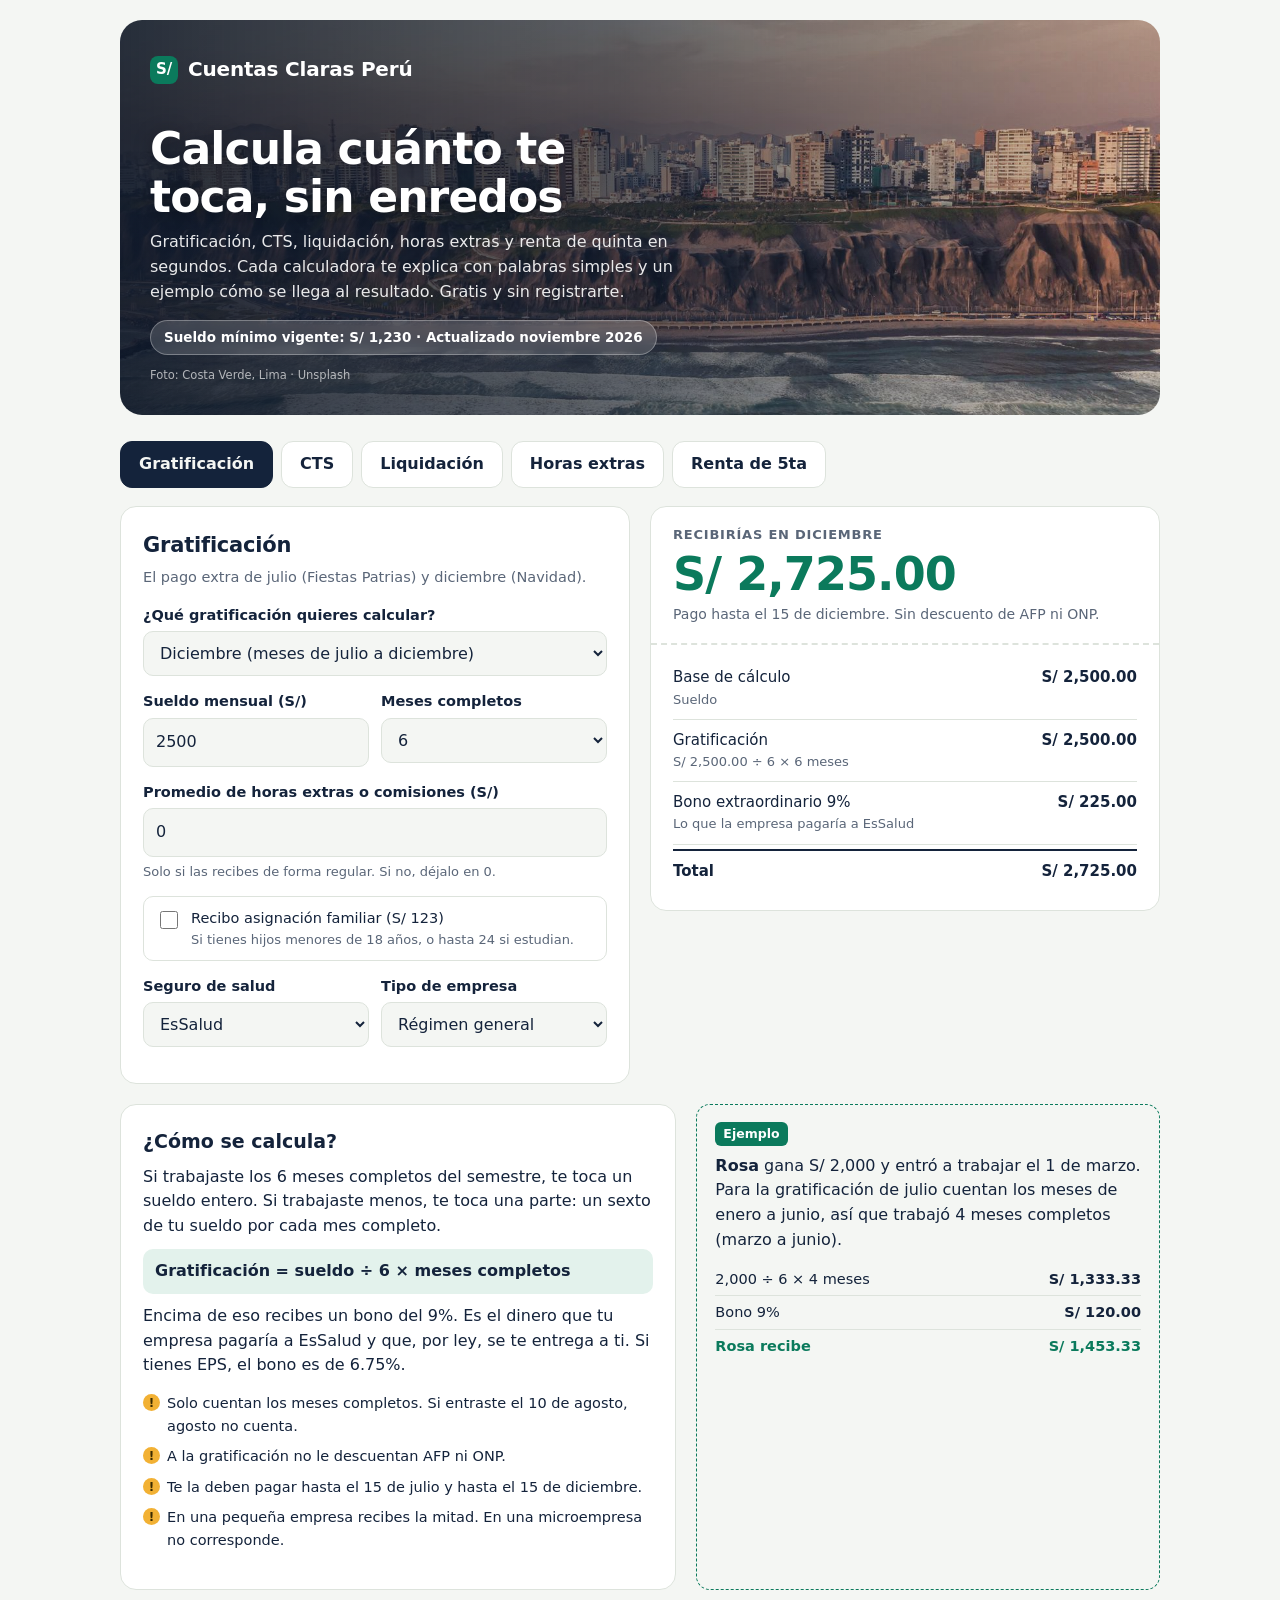
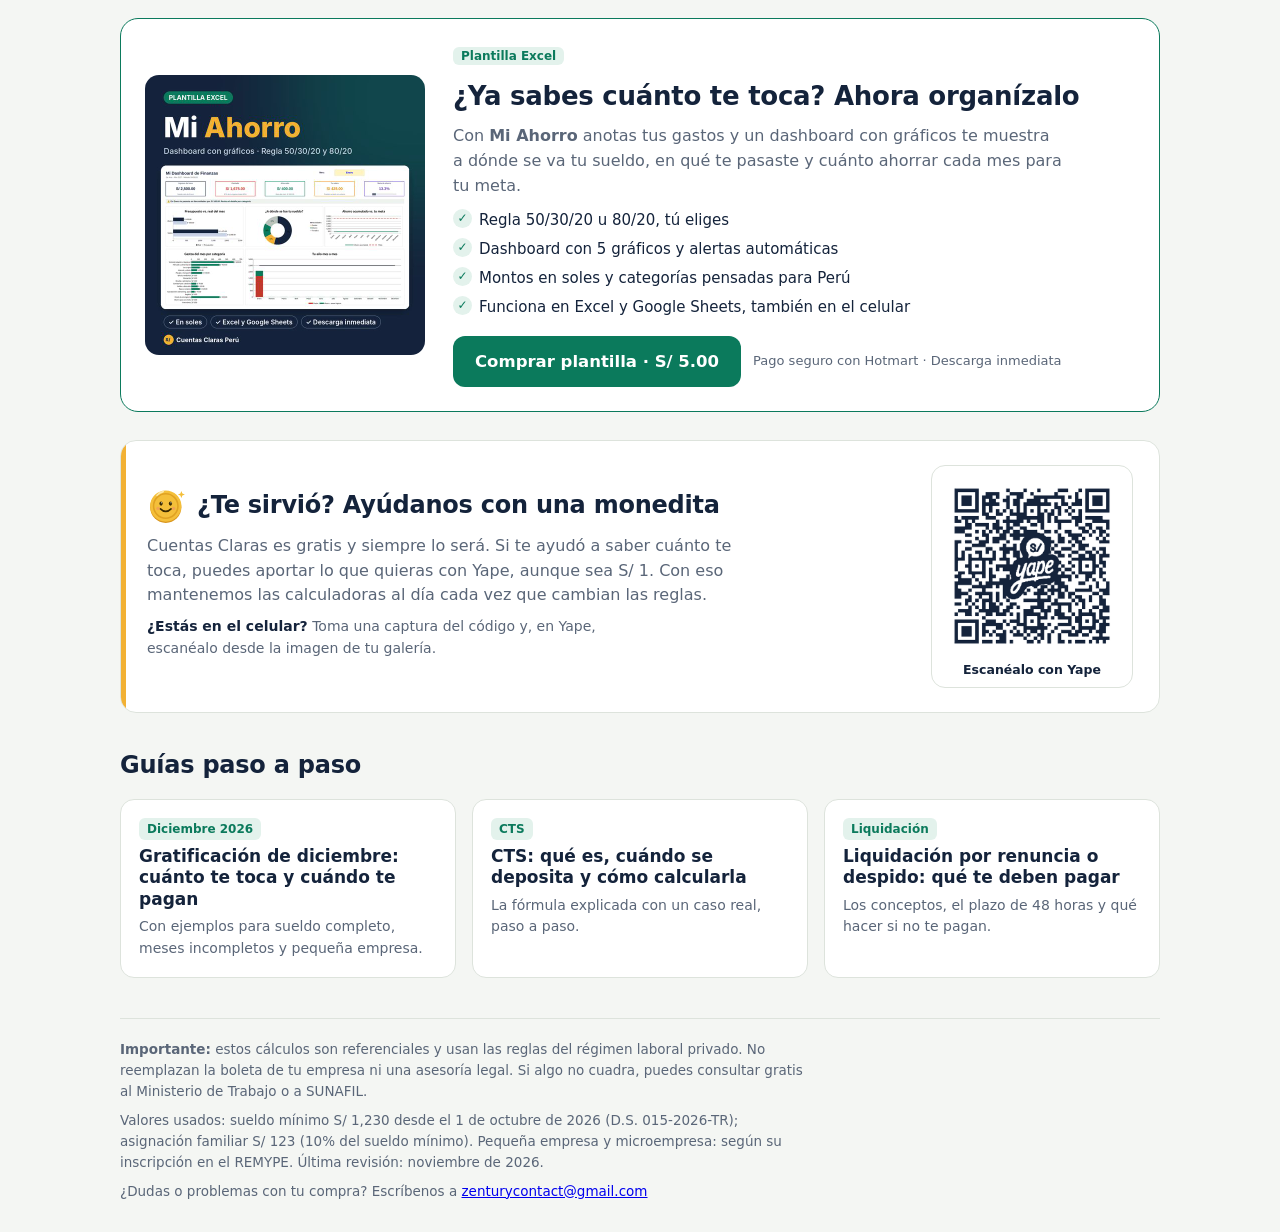
<file: index.html>
<!DOCTYPE html>
<html lang="es-PE">
<head>
<meta charset="utf-8">
<meta http-equiv="Content-Security-Policy" content="default-src 'none'; script-src 'self'; style-src 'self' https://fonts.googleapis.com; font-src https://fonts.gstatic.com; img-src 'self'; connect-src 'none'; base-uri 'none'; form-action 'none'; object-src 'none'; upgrade-insecure-requests">
<meta name="referrer" content="strict-origin-when-cross-origin">
<meta name="viewport" content="width=device-width, initial-scale=1">
<meta name="google-site-verification" content="Jk1VKWItUJEjfdYBER90zutln8jkhNRH7dIs8Q-D_FE">
<title>Calculadora de Gratificación, CTS, Liquidación, Horas Extras y Renta de 5ta 2026 | Cuentas Claras Perú</title>
<meta name="description" content="Calcula gratis tu gratificación de diciembre, CTS, liquidación, horas extras y renta de quinta categoría en Perú. Explicado en palabras simples, con ejemplos. Sueldo mínimo S/ 1,230, actualizado noviembre 2026.">
<link rel="canonical" href="https://thegold7.github.io/cuentas-claras/">
<meta property="og:type" content="website">
<meta property="og:locale" content="es_PE">
<meta property="og:site_name" content="Cuentas Claras Perú">
<meta property="og:title" content="¿Cuánto te toca de gratificación, CTS o liquidación? Calcúlalo gratis">
<meta property="og:description" content="Calculadoras gratis con explicación paso a paso y ejemplos. Actualizado a noviembre 2026.">
<meta property="og:url" content="https://thegold7.github.io/cuentas-claras/">
<meta property="og:image" content="https://thegold7.github.io/cuentas-claras/img/lima-costa-verde.jpg">
<meta name="twitter:card" content="summary_large_image">
<meta name="theme-color" content="#14233b">
<link rel="preconnect" href="https://fonts.googleapis.com">
<link rel="preconnect" href="https://fonts.gstatic.com" crossorigin>
<link href="https://fonts.googleapis.com/css2?family=Bricolage+Grotesque:opsz,wght@12..96,600;12..96,800&family=Public+Sans:wght@400;500;600;700&display=swap" rel="stylesheet">
<link rel="stylesheet" href="css/estilos.css">
</head>
<body>
<div class="wrap">
<header class="hero">
  <div class="brand"><span class="dot" aria-hidden="true">S/</span>Cuentas Claras Perú</div>
  <h1>Calcula cuánto te toca, sin enredos</h1>
  <p class="lead">Gratificación, CTS, liquidación, horas extras y renta de quinta en segundos. Cada calculadora te explica con palabras simples y un ejemplo cómo se llega al resultado. Gratis y sin registrarte.</p>
  <span class="chip">Sueldo mínimo vigente: S/ 1,230 · Actualizado noviembre 2026</span>
  <span class="credit">Foto: Costa Verde, Lima · Unsplash</span>
</header>

<nav class="tabs" aria-label="Calculadoras">
  <a href="#gratificacion" data-tab="gratificacion">Gratificación</a>
  <a href="#cts" data-tab="cts">CTS</a>
  <a href="#liquidacion" data-tab="liquidacion">Liquidación</a>
  <a href="#horas-extras" data-tab="horas-extras">Horas extras</a>
  <a href="#renta-quinta" data-tab="renta-quinta">Renta de 5ta</a>
</nav>

<!-- ================= GRATIFICACIÓN ================= -->
<section class="panel" id="p-gratificacion" aria-labelledby="t-grati">
  <div class="grid">
    <form class="card" id="f-grati" novalidate>
      <h2 id="t-grati">Gratificación</h2>
      <p class="sub">El pago extra de julio (Fiestas Patrias) y diciembre (Navidad).</p>
      <div class="field">
        <label for="g-periodo">¿Qué gratificación quieres calcular?</label>
        <select id="g-periodo">
          <option value="dic">Diciembre (meses de julio a diciembre)</option>
          <option value="jul">Julio (meses de enero a junio)</option>
        </select>
      </div>
      <div class="row2">
        <div class="field">
          <label for="g-sueldo">Sueldo mensual (S/)</label>
          <input type="number" id="g-sueldo" min="0" step="0.01" value="2500" inputmode="decimal">
        </div>
        <div class="field">
          <label for="g-meses">Meses completos</label>
          <select id="g-meses">
            <option>6</option><option>5</option><option>4</option><option>3</option><option>2</option><option>1</option><option>0</option>
          </select>
        </div>
      </div>
      <div class="field">
        <label for="g-extras">Promedio de horas extras o comisiones (S/)</label>
        <input type="number" id="g-extras" min="0" step="0.01" value="0" inputmode="decimal">
        <span class="hint">Solo si las recibes de forma regular. Si no, déjalo en 0.</span>
      </div>
      <label class="check" for="g-asig"><input type="checkbox" id="g-asig"><span>Recibo asignación familiar (S/ 123)<small>Si tienes hijos menores de 18 años, o hasta 24 si estudian.</small></span></label>
      <div class="row2">
        <div class="field">
          <label for="g-salud">Seguro de salud</label>
          <select id="g-salud"><option value="essalud">EsSalud</option><option value="eps">EPS</option></select>
        </div>
        <div class="field">
          <label for="g-reg">Tipo de empresa</label>
          <select id="g-reg"><option value="general">Régimen general</option><option value="pequena">Pequeña empresa</option><option value="micro">Microempresa</option></select>
        </div>
      </div>
    </form>
    <div class="boleta" aria-live="polite" id="r-grati"></div>
  </div>
  <div class="explain">
    <div class="card">
      <h3>¿Cómo se calcula?</h3>
      <p>Si trabajaste los 6 meses completos del semestre, te toca un sueldo entero. Si trabajaste menos, te toca una parte: un sexto de tu sueldo por cada mes completo.</p>
      <div class="formula">Gratificación = sueldo ÷ 6 × meses completos</div>
      <p>Encima de eso recibes un bono del 9%. Es el dinero que tu empresa pagaría a EsSalud y que, por ley, se te entrega a ti. Si tienes EPS, el bono es de 6.75%.</p>
      <ul class="ojo">
        <li>Solo cuentan los meses completos. Si entraste el 10 de agosto, agosto no cuenta.</li>
        <li>A la gratificación no le descuentan AFP ni ONP.</li>
        <li>Te la deben pagar hasta el 15 de julio y hasta el 15 de diciembre.</li>
        <li>En una pequeña empresa recibes la mitad. En una microempresa no corresponde.</li>
      </ul>
    </div>
    <div class="example">
      <span class="tag">Ejemplo</span>
      <p><strong>Rosa</strong> gana S/ 2,000 y entró a trabajar el 1 de marzo. Para la gratificación de julio cuentan los meses de enero a junio, así que trabajó 4 meses completos (marzo a junio).</p>
      <table>
        <tr><td>2,000 ÷ 6 × 4 meses</td><td>S/ 1,333.33</td></tr>
        <tr><td>Bono 9%</td><td>S/ 120.00</td></tr>
        <tr class="t"><td>Rosa recibe</td><td>S/ 1,453.33</td></tr>
      </table>
    </div>
  </div>
</section>

<!-- ================= CTS ================= -->
<section class="panel" id="p-cts" aria-labelledby="t-cts">
  <div class="grid">
    <form class="card" id="f-cts" novalidate>
      <h2 id="t-cts">CTS</h2>
      <p class="sub">El ahorro que tu empresa deposita en tu cuenta CTS en mayo y noviembre.</p>
      <div class="field">
        <label for="c-periodo">¿Qué depósito quieres calcular?</label>
        <select id="c-periodo">
          <option value="nov">Noviembre (meses de mayo a octubre)</option>
          <option value="may">Mayo (meses de noviembre a abril)</option>
        </select>
      </div>
      <div class="field">
        <label for="c-sueldo">Sueldo mensual (S/)</label>
        <input type="number" id="c-sueldo" min="0" step="0.01" value="2500" inputmode="decimal">
      </div>
      <div class="field">
        <label for="c-grati">Última gratificación que recibiste (S/)</label>
        <input type="number" id="c-grati" min="0" step="0.01" value="2500" inputmode="decimal">
        <span class="hint">Sin el bono del 9%. Para el depósito de noviembre es la de julio; para el de mayo, la de diciembre.</span>
      </div>
      <div class="row2">
        <div class="field">
          <label for="c-meses">Meses trabajados</label>
          <select id="c-meses"><option>6</option><option>5</option><option>4</option><option>3</option><option>2</option><option>1</option><option>0</option></select>
        </div>
        <div class="field">
          <label for="c-dias">Días sueltos extra</label>
          <input type="number" id="c-dias" min="0" max="29" step="1" value="0" inputmode="numeric">
        </div>
      </div>
      <div class="field">
        <label for="c-extras">Promedio de horas extras o comisiones (S/)</label>
        <input type="number" id="c-extras" min="0" step="0.01" value="0" inputmode="decimal">
      </div>
      <label class="check" for="c-asig"><input type="checkbox" id="c-asig"><span>Recibo asignación familiar (S/ 123)<small>Si tienes hijos menores de 18 años, o hasta 24 si estudian.</small></span></label>
      <div class="field">
        <label for="c-reg">Tipo de empresa</label>
        <select id="c-reg"><option value="general">Régimen general</option><option value="pequena">Pequeña empresa</option><option value="micro">Microempresa</option></select>
      </div>
    </form>
    <div class="boleta" aria-live="polite" id="r-cts"></div>
  </div>
  <div class="explain">
    <div class="card">
      <h3>¿Cómo se calcula?</h3>
      <p>La CTS es un respaldo por si te quedas sin trabajo. Por cada semestre completo te toca más o menos medio sueldo. A tu sueldo se le suma un sexto de tu última gratificación, porque la ley la considera parte de lo que ganas.</p>
      <div class="formula">Base = sueldo + (última gratificación ÷ 6)<br>CTS = base ÷ 12 × meses + base ÷ 360 × días</div>
      <ul class="ojo">
        <li>Los depósitos vencen el 15 de mayo y el 15 de noviembre.</li>
        <li>A la CTS no le descuentan AFP, ONP ni impuesto a la renta.</li>
        <li>Necesitas al menos un mes trabajado para que te corresponda.</li>
        <li>En una pequeña empresa recibes la mitad. En una microempresa no corresponde.</li>
      </ul>
    </div>
    <div class="example">
      <span class="tag">Ejemplo</span>
      <p><strong>Luis</strong> gana S/ 2,500, cobró S/ 2,500 de gratificación en julio y trabajó todo el periodo de mayo a octubre.</p>
      <table>
        <tr><td>Base: 2,500 + (2,500 ÷ 6)</td><td>S/ 2,916.67</td></tr>
        <tr><td>2,916.67 ÷ 12 × 6 meses</td><td>S/ 1,458.33</td></tr>
        <tr class="t"><td>Depósito de noviembre</td><td>S/ 1,458.33</td></tr>
      </table>
    </div>
  </div>
</section>

<!-- ================= LIQUIDACIÓN ================= -->
<section class="panel" id="p-liquidacion" aria-labelledby="t-liq">
  <div class="grid">
    <form class="card" id="f-liq" novalidate>
      <h2 id="t-liq">Liquidación</h2>
      <p class="sub">Lo que te deben pagar cuando dejas un trabajo, por renuncia o despido.</p>
      <div class="row2">
        <div class="field">
          <label for="l-ingreso">Fecha de ingreso</label>
          <input type="date" id="l-ingreso" value="2024-03-01">
        </div>
        <div class="field">
          <label for="l-cese">Último día de trabajo</label>
          <input type="date" id="l-cese" value="2026-11-15">
        </div>
      </div>
      <div class="row2">
        <div class="field">
          <label for="l-sueldo">Sueldo mensual (S/)</label>
          <input type="number" id="l-sueldo" min="0" step="0.01" value="2500" inputmode="decimal">
        </div>
        <div class="field">
          <label for="l-grati">Última gratificación (S/)</label>
          <input type="number" id="l-grati" min="0" step="0.01" value="2500" inputmode="decimal">
        </div>
      </div>
      <div class="row2">
        <div class="field">
          <label for="l-vacpend">Días de vacaciones pendientes</label>
          <input type="number" id="l-vacpend" min="0" step="1" value="0" inputmode="numeric">
          <span class="hint">De años anteriores, que nunca tomaste.</span>
        </div>
        <div class="field">
          <label for="l-extras">Horas extras o comisiones regulares (S/)</label>
          <input type="number" id="l-extras" min="0" step="0.01" value="0" inputmode="decimal">
        </div>
      </div>
      <label class="check" for="l-asig"><input type="checkbox" id="l-asig"><span>Recibo asignación familiar (S/ 123)</span></label>
      <label class="check" for="l-despido"><input type="checkbox" id="l-despido"><span>Me despidieron sin causa justa<small>Solo si tenías contrato indefinido. Suma la indemnización por despido arbitrario.</small></span></label>
      <div class="row2">
        <div class="field">
          <label for="l-salud">Seguro de salud</label>
          <select id="l-salud"><option value="essalud">EsSalud</option><option value="eps">EPS</option></select>
        </div>
        <div class="field">
          <label for="l-reg">Tipo de empresa</label>
          <select id="l-reg"><option value="general">Régimen general</option><option value="pequena">Pequeña empresa</option><option value="micro">Microempresa</option></select>
        </div>
      </div>
    </form>
    <div class="boleta" aria-live="polite" id="r-liq"></div>
  </div>
  <div class="explain">
    <div class="card">
      <h3>¿Cómo se calcula?</h3>
      <p>Cuando dejas un trabajo, la empresa te paga todo lo que acumulaste y todavía no cobraste. Son tres partes:</p>
      <p><strong>Gratificación trunca:</strong> la parte de la gratificación por los meses completos del semestre en curso, con su bono de 9%.<br>
      <strong>CTS trunca:</strong> la CTS de los meses y días desde tu último depósito.<br>
      <strong>Vacaciones truncas:</strong> un doceavo de tu sueldo por cada mes trabajado desde tu último aniversario en la empresa.</p>
      <ul class="ojo">
        <li>Te deben pagar dentro de las 48 horas después de tu último día.</li>
        <li>A las vacaciones truncas sí les descuentan AFP u ONP. Lo demás llega completo.</li>
        <li>Si te despiden sin causa con contrato indefinido, te deben 1.5 sueldos por año trabajado, hasta un máximo de 12 sueldos.</li>
        <li>Este cálculo asume que tu último depósito de CTS ya se hizo.</li>
      </ul>
    </div>
    <div class="example">
      <span class="tag">Ejemplo</span>
      <p><strong>Ana</strong> ganaba S/ 2,500, entró el 1 de marzo de 2024 y renunció el 15 de noviembre de 2026. Su última gratificación fue de S/ 2,500.</p>
      <table>
        <tr><td>Gratificación trunca (jul–oct, 4 meses)</td><td>S/ 1,666.67</td></tr>
        <tr><td>Bono 9%</td><td>S/ 150.00</td></tr>
        <tr><td>CTS trunca (15 días de noviembre)</td><td>S/ 121.53</td></tr>
        <tr><td>Vacaciones truncas (8 meses y 15 días)</td><td>S/ 1,770.83</td></tr>
        <tr class="t"><td>Ana recibe (bruto)</td><td>S/ 3,709.03</td></tr>
      </table>
    </div>
  </div>
</section>

<!-- ================= HORAS EXTRAS ================= -->
<section class="panel" id="p-horas-extras" aria-labelledby="t-he">
  <div class="grid">
    <form class="card" id="f-he" novalidate>
      <h2 id="t-he">Horas extras</h2>
      <p class="sub">Cuánto te deben pagar por trabajar más allá de tu jornada.</p>
      <div class="row2">
        <div class="field">
          <label for="h-sueldo">Sueldo mensual (S/)</label>
          <input type="number" id="h-sueldo" min="0" step="0.01" value="1800" inputmode="decimal">
        </div>
        <div class="field">
          <label for="h-jornada">Horas de tu jornada diaria</label>
          <input type="number" id="h-jornada" min="1" max="12" step="0.5" value="8" inputmode="decimal">
          <span class="hint">Lo normal es 8 horas.</span>
        </div>
      </div>
      <div class="row2">
        <div class="field">
          <label for="h-horas">Horas extras por día</label>
          <input type="number" id="h-horas" min="0" step="0.5" value="3" inputmode="decimal">
        </div>
        <div class="field">
          <label for="h-dias">Días con horas extras en el mes</label>
          <input type="number" id="h-dias" min="0" max="31" step="1" value="10" inputmode="numeric">
        </div>
      </div>
      <label class="check" for="h-asig"><input type="checkbox" id="h-asig"><span>Recibo asignación familiar (S/ 123)<small>Se suma al sueldo para calcular el valor de tu hora.</small></span></label>
    </form>
    <div class="boleta" aria-live="polite" id="r-he"></div>
  </div>
  <div class="explain">
    <div class="card">
      <h3>¿Cómo se calcula?</h3>
      <p>Primero se saca cuánto vale una hora de tu trabajo: tu sueldo entre 30 días, y eso entre las horas de tu jornada. Luego, cada día, las <strong>dos primeras horas extras</strong> se pagan con un 25% más, y <strong>desde la tercera</strong>, con un 35% más.</p>
      <div class="formula">Valor hora = sueldo ÷ 30 ÷ horas de jornada<br>1.ª y 2.ª hora extra = valor hora × 1.25<br>Desde la 3.ª = valor hora × 1.35</div>
      <ul class="ojo">
        <li>Las horas extras son voluntarias: nadie te puede obligar a quedarte, salvo emergencias.</li>
        <li>Se pagan aparte de tu sueldo. Si tu empresa y tú lo acuerdan, se pueden compensar con horas libres.</li>
        <li>Sí tienen descuento de AFP u ONP.</li>
        <li>Si las haces todos los meses, también suben tu gratificación y tu CTS.</li>
        <li>Trabajar en feriado o en tu día de descanso, sin otro día libre a cambio, se paga con 100% adicional.</li>
      </ul>
    </div>
    <div class="example">
      <span class="tag">Ejemplo</span>
      <p><strong>Pedro</strong> gana S/ 1,800 con jornada de 8 horas. En el mes se quedó 3 horas extra durante 10 días.</p>
      <table>
        <tr><td>Valor hora: 1,800 ÷ 30 ÷ 8</td><td>S/ 7.50</td></tr>
        <tr><td>2 horas × 7.50 × 1.25 (por día)</td><td>S/ 18.75</td></tr>
        <tr><td>1 hora × 7.50 × 1.35 (por día)</td><td>S/ 10.13</td></tr>
        <tr class="t"><td>Por 10 días, Pedro recibe</td><td>S/ 288.75</td></tr>
      </table>
    </div>
  </div>
</section>

<!-- ================= RENTA DE QUINTA ================= -->
<section class="panel" id="p-renta-quinta" aria-labelledby="t-rq">
  <div class="grid">
    <form class="card" id="f-rq" novalidate>
      <h2 id="t-rq">Renta de quinta categoría</h2>
      <p class="sub">El impuesto que te descuentan de tu sueldo si ganas más de S/ 38,500 al año.</p>
      <div class="field">
        <label for="q-sueldo">Sueldo mensual bruto (S/)</label>
        <input type="number" id="q-sueldo" min="0" step="0.01" value="4500" inputmode="decimal">
        <span class="hint">Antes de descuentos de AFP u ONP.</span>
      </div>
      <div class="field">
        <label for="q-extras">Otros ingresos del año (S/)</label>
        <input type="number" id="q-extras" min="0" step="0.01" value="0" inputmode="decimal">
        <span class="hint">Bonos, utilidades u horas extras que esperas recibir en todo el año.</span>
      </div>
      <label class="check" for="q-asig"><input type="checkbox" id="q-asig"><span>Recibo asignación familiar (S/ 123)</span></label>
      <div class="field">
        <label for="q-salud">Seguro de salud</label>
        <select id="q-salud"><option value="essalud">EsSalud (bono de 9% en gratificaciones)</option><option value="eps">EPS (bono de 6.75%)</option></select>
      </div>
    </form>
    <div class="boleta" aria-live="polite" id="r-rq"></div>
  </div>
  <div class="explain">
    <div class="card">
      <h3>¿Cómo se calcula?</h3>
      <p>Se suma todo lo que ganarás en el año: 12 sueldos, las 2 gratificaciones con su bono y otros ingresos. A eso se le restan 7 UIT (S/ 38,500 en 2026), que no pagan impuesto. Sobre lo que sobra se cobra por tramos: cada parte paga su propia tasa, no todo paga la más alta.</p>
      <div class="formula">Renta neta = ingreso anual − S/ 38,500<br>Hasta S/ 27,500: 8% · hasta S/ 110,000: 14% · hasta S/ 192,500: 17% · hasta S/ 247,500: 20% · más: 30%</div>
      <ul class="ojo">
        <li>Si en el año ganas S/ 38,500 o menos, no pagas este impuesto.</li>
        <li>Tu empresa calcula el impuesto del año y lo descuenta mes a mes. El monto puede variar un poco entre meses.</li>
        <li>La CTS no paga este impuesto.</li>
        <li>Puedes deducir hasta 3 UIT más (S/ 16,500) por gastos como alquiler, restaurantes o médicos, pidiendo comprobante electrónico. SUNAT te devuelve lo pagado de más en tu declaración anual.</li>
      </ul>
    </div>
    <div class="example">
      <span class="tag">Ejemplo</span>
      <p><strong>Carlos</strong> gana S/ 4,500 al mes, tiene EsSalud y no recibe otros ingresos.</p>
      <table>
        <tr><td>12 sueldos + 2 gratificaciones + bono 9%</td><td>S/ 63,810.00</td></tr>
        <tr><td>Menos 7 UIT</td><td>− S/ 38,500.00</td></tr>
        <tr><td>Renta neta (todo en el tramo de 8%)</td><td>S/ 25,310.00</td></tr>
        <tr><td>Impuesto del año: 25,310 × 8%</td><td>S/ 2,024.80</td></tr>
        <tr class="t"><td>Descuento promedio al mes</td><td>S/ 168.73</td></tr>
      </table>
    </div>
  </div>
</section>

<section class="producto" id="plantilla" aria-labelledby="t-plantilla">
  <img src="img/mi-ahorro.jpg" alt="Vista de la plantilla Mi Ahorro con su dashboard de gráficos" width="280" height="280" loading="lazy">
  <div class="producto-txt">
    <span class="g-tag">Plantilla Excel</span>
    <h2 id="t-plantilla">¿Ya sabes cuánto te toca? Ahora organízalo</h2>
    <p>Con <strong>Mi Ahorro</strong> anotas tus gastos y un dashboard con gráficos te muestra a dónde se va tu sueldo, en qué te pasaste y cuánto ahorrar cada mes para tu meta.</p>
    <ul class="checks">
      <li>Regla 50/30/20 u 80/20, tú eliges</li>
      <li>Dashboard con 5 gráficos y alertas automáticas</li>
      <li>Montos en soles y categorías pensadas para Perú</li>
      <li>Funciona en Excel y Google Sheets, también en el celular</li>
    </ul>
    <div class="producto-cta">
      <a class="btn btn-lg" href="https://pay.hotmart.com/M108543172Y?src=web-home" rel="noopener">Comprar plantilla · S/ 5.00</a>
      <span class="nota">Pago seguro con Hotmart · Descarga inmediata</span>
    </div>
  </div>
</section>

<section class="apoyo" id="apoyo" aria-labelledby="t-apoyo">
  <div class="apoyo-txt">
    <h2 id="t-apoyo"><img class="moneda" src="img/monedita.svg" alt="" width="40" height="40">¿Te sirvió? Ayúdanos con una monedita</h2>
    <p>Cuentas Claras es gratis y siempre lo será. Si te ayudó a saber cuánto te toca, puedes aportar lo que quieras con Yape, aunque sea S/ 1. Con eso mantenemos las calculadoras al día cada vez que cambian las reglas.</p>
    <p class="apoyo-tip"><strong>¿Estás en el celular?</strong> Toma una captura del código y, en Yape, escanéalo desde la imagen de tu galería.</p>
  </div>
  <figure class="qr">
    <img src="img/yape-qr.png" alt="Código QR de Yape para apoyar a Cuentas Claras Perú" width="200" height="200">
    <figcaption>Escanéalo con Yape</figcaption>
  </figure>
</section>

<section class="guias" aria-labelledby="t-guias">
  <h2 id="t-guias">Guías paso a paso</h2>
  <div class="guias-grid">
    <a class="guia" href="guias/gratificacion-diciembre-2026.html"><span class="g-tag">Diciembre 2026</span><strong>Gratificación de diciembre: cuánto te toca y cuándo te pagan</strong><span>Con ejemplos para sueldo completo, meses incompletos y pequeña empresa.</span></a>
    <a class="guia" href="guias/cts-como-calcular.html"><span class="g-tag">CTS</span><strong>CTS: qué es, cuándo se deposita y cómo calcularla</strong><span>La fórmula explicada con un caso real, paso a paso.</span></a>
    <a class="guia" href="guias/liquidacion-por-renuncia.html"><span class="g-tag">Liquidación</span><strong>Liquidación por renuncia o despido: qué te deben pagar</strong><span>Los conceptos, el plazo de 48 horas y qué hacer si no te pagan.</span></a>
  </div>
</section>

<footer>
  <p><strong>Importante:</strong> estos cálculos son referenciales y usan las reglas del régimen laboral privado. No reemplazan la boleta de tu empresa ni una asesoría legal. Si algo no cuadra, puedes consultar gratis al Ministerio de Trabajo o a SUNAFIL.</p>
  <p>Valores usados: sueldo mínimo S/ 1,230 desde el 1 de octubre de 2026 (D.S. 015-2026-TR); asignación familiar S/ 123 (10% del sueldo mínimo). Pequeña empresa y microempresa: según su inscripción en el REMYPE. Última revisión: noviembre de 2026.</p>
  <p>¿Dudas o problemas con tu compra? Escríbenos a <a href="mailto:zenturycontact@gmail.com">zenturycontact@gmail.com</a></p>
</footer>
</div>

<script src="js/calculadoras.js"></script>
</body>
</html>
</file>
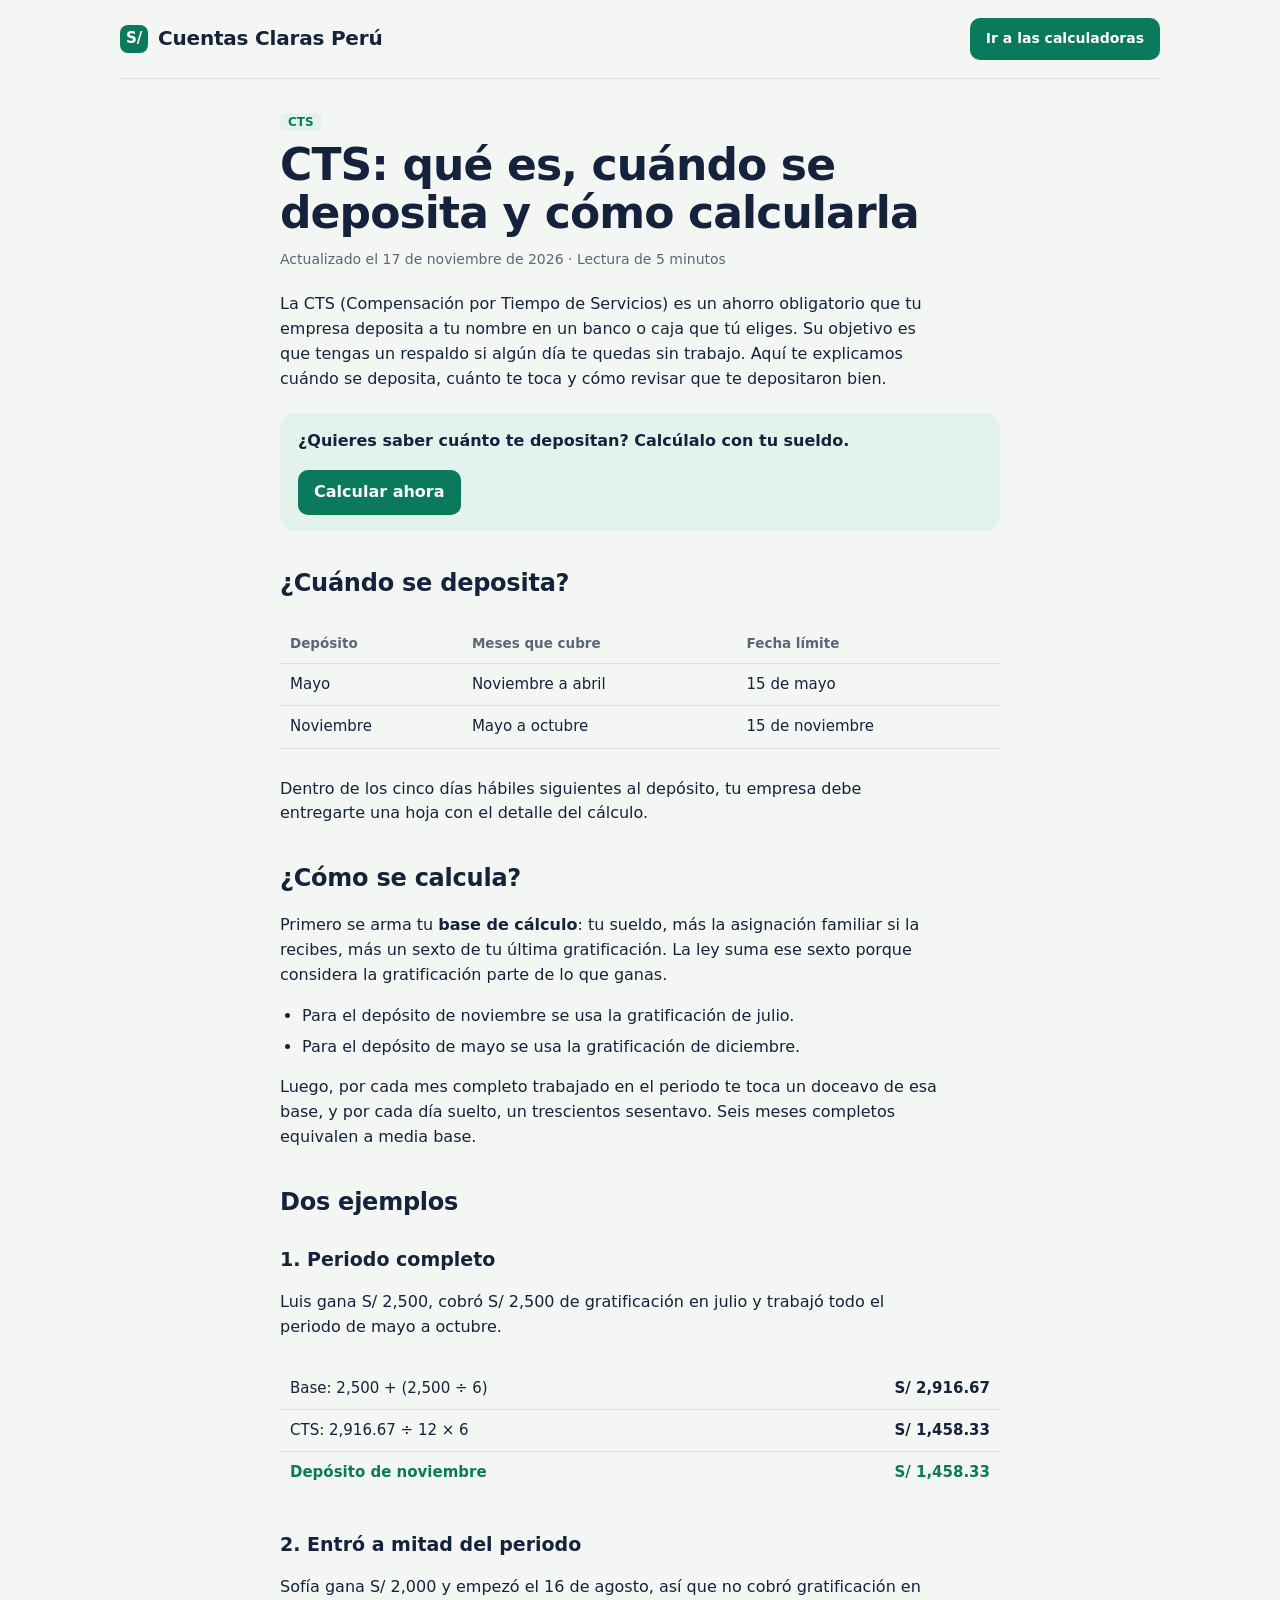
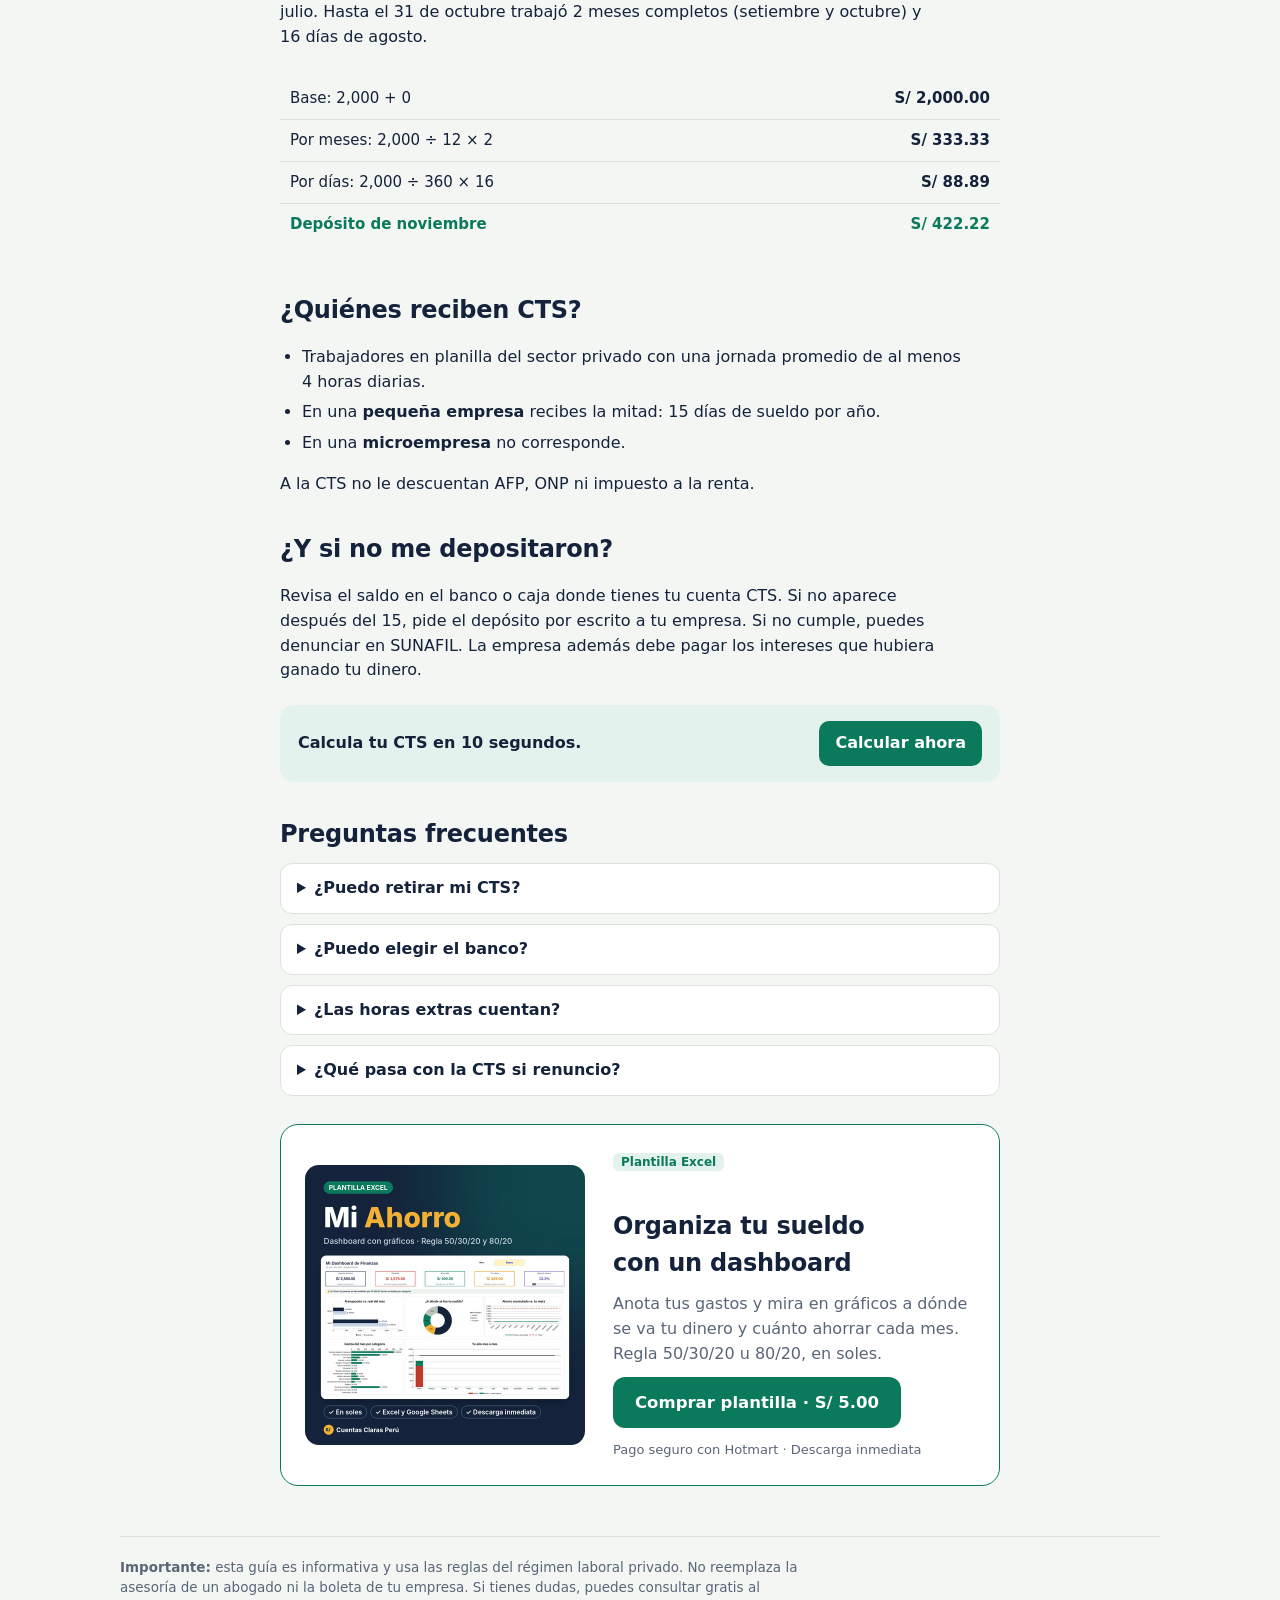
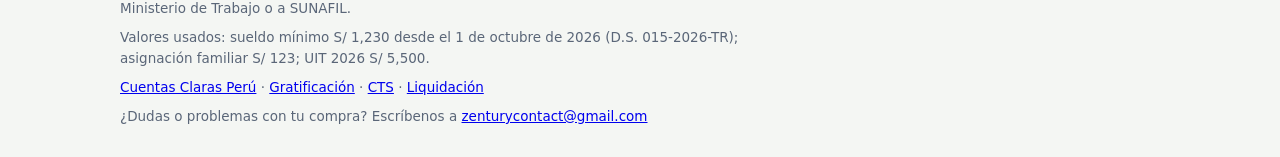
<file: guias/cts-como-calcular.html>
<!DOCTYPE html>
<html lang="es-PE">
<head>
<meta charset="utf-8">
<meta http-equiv="Content-Security-Policy" content="default-src 'none'; script-src 'self'; style-src 'self' https://fonts.googleapis.com; font-src https://fonts.gstatic.com; img-src 'self'; connect-src 'none'; base-uri 'none'; form-action 'none'; object-src 'none'; upgrade-insecure-requests">
<meta name="referrer" content="strict-origin-when-cross-origin">
<meta name="viewport" content="width=device-width, initial-scale=1">
<title>CTS 2026: qué es, cuándo se deposita y cómo calcularla | Cuentas Claras Perú</title>
<meta name="description" content="Guía simple de la CTS en Perú: fechas de depósito de mayo y noviembre, fórmula de cálculo con ejemplos y qué hacer si no te depositan.">
<link rel="canonical" href="https://thegold7.github.io/cuentas-claras/guias/cts-como-calcular.html">
<meta property="og:type" content="article">
<meta property="og:locale" content="es_PE">
<meta property="og:site_name" content="Cuentas Claras Perú">
<meta property="og:title" content="CTS: qué es, cuándo se deposita y cómo calcularla">
<meta property="og:description" content="Guía simple de la CTS en Perú: fechas de depósito de mayo y noviembre, fórmula de cálculo con ejemplos y qué hacer si no te depositan.">
<meta property="og:url" content="https://thegold7.github.io/cuentas-claras/guias/cts-como-calcular.html">
<meta property="og:image" content="https://thegold7.github.io/cuentas-claras/img/lima-costa-verde.jpg">
<meta name="twitter:card" content="summary_large_image">
<meta name="theme-color" content="#14233b">
<link rel="preconnect" href="https://fonts.googleapis.com">
<link rel="preconnect" href="https://fonts.gstatic.com" crossorigin>
<link href="https://fonts.googleapis.com/css2?family=Bricolage+Grotesque:opsz,wght@12..96,600;12..96,800&family=Public+Sans:wght@400;500;600;700&display=swap" rel="stylesheet">
<link rel="stylesheet" href="../css/estilos.css">
</head>
<body>
<div class="wrap">
<div class="topbar">
  <a class="brand" href="../"><span class="dot" aria-hidden="true">S/</span>Cuentas Claras Perú</a>
  <a class="btn" href="../">Ir a las calculadoras</a>
</div>
<article class="guia-art">
  <span class="g-tag">CTS</span>
  <h1>CTS: qué es, cuándo se deposita y cómo calcularla</h1>
  <div class="meta">Actualizado el 17 de noviembre de 2026 · Lectura de 5 minutos</div>

  <p>La CTS (Compensación por Tiempo de Servicios) es un ahorro obligatorio que tu empresa deposita a tu nombre en un banco o caja que tú eliges. Su objetivo es que tengas un respaldo si algún día te quedas sin trabajo. Aquí te explicamos cuándo se deposita, cuánto te toca y cómo revisar que te depositaron bien.</p>
  <div class="cta"><p>¿Quieres saber cuánto te depositan? Calcúlalo con tu sueldo.</p><a class="btn" href="../#cts">Calcular ahora</a></div>
  <h2>¿Cuándo se deposita?</h2>
  <div class="tabla-wrap"><table class="tabla"><thead><tr><th>Depósito</th><th>Meses que cubre</th><th>Fecha límite</th></tr></thead><tbody>
    <tr><td>Mayo</td><td>Noviembre a abril</td><td>15 de mayo</td></tr>
    <tr><td>Noviembre</td><td>Mayo a octubre</td><td>15 de noviembre</td></tr>
  </tbody></table></div>
  <p>Dentro de los cinco días hábiles siguientes al depósito, tu empresa debe entregarte una hoja con el detalle del cálculo.</p>
  <h2>¿Cómo se calcula?</h2>
  <p>Primero se arma tu <strong>base de cálculo</strong>: tu sueldo, más la asignación familiar si la recibes, más un sexto de tu última gratificación. La ley suma ese sexto porque considera la gratificación parte de lo que ganas.</p>
  <ul>
    <li>Para el depósito de noviembre se usa la gratificación de julio.</li>
    <li>Para el depósito de mayo se usa la gratificación de diciembre.</li>
  </ul>
  <p>Luego, por cada mes completo trabajado en el periodo te toca un doceavo de esa base, y por cada día suelto, un trescientos sesentavo. Seis meses completos equivalen a media base.</p>
  <h2>Dos ejemplos</h2>
  <h3>1. Periodo completo</h3>
  <p>Luis gana S/ 2,500, cobró S/ 2,500 de gratificación en julio y trabajó todo el periodo de mayo a octubre.</p>
  <div class="tabla-wrap"><table class="tabla"><tbody><tr><td>Base: 2,500 + (2,500 ÷ 6)</td><td class="n">S/ 2,916.67</td></tr><tr><td>CTS: 2,916.67 ÷ 12 × 6</td><td class="n">S/ 1,458.33</td></tr><tr class="t"><td>Depósito de noviembre</td><td class="n">S/ 1,458.33</td></tr></tbody></table></div>
  <h3>2. Entró a mitad del periodo</h3>
  <p>Sofía gana S/ 2,000 y empezó el 16 de agosto, así que no cobró gratificación en julio. Hasta el 31 de octubre trabajó 2 meses completos (setiembre y octubre) y 16 días de agosto.</p>
  <div class="tabla-wrap"><table class="tabla"><tbody><tr><td>Base: 2,000 + 0</td><td class="n">S/ 2,000.00</td></tr><tr><td>Por meses: 2,000 ÷ 12 × 2</td><td class="n">S/ 333.33</td></tr><tr><td>Por días: 2,000 ÷ 360 × 16</td><td class="n">S/ 88.89</td></tr><tr class="t"><td>Depósito de noviembre</td><td class="n">S/ 422.22</td></tr></tbody></table></div>
  <h2>¿Quiénes reciben CTS?</h2>
  <ul>
    <li>Trabajadores en planilla del sector privado con una jornada promedio de al menos 4 horas diarias.</li>
    <li>En una <strong>pequeña empresa</strong> recibes la mitad: 15 días de sueldo por año.</li>
    <li>En una <strong>microempresa</strong> no corresponde.</li>
  </ul>
  <p>A la CTS no le descuentan AFP, ONP ni impuesto a la renta.</p>
  <h2>¿Y si no me depositaron?</h2>
  <p>Revisa el saldo en el banco o caja donde tienes tu cuenta CTS. Si no aparece después del 15, pide el depósito por escrito a tu empresa. Si no cumple, puedes denunciar en SUNAFIL. La empresa además debe pagar los intereses que hubiera ganado tu dinero.</p>
  <div class="cta"><p>Calcula tu CTS en 10 segundos.</p><a class="btn" href="../#cts">Calcular ahora</a></div>
  <h2>Preguntas frecuentes</h2>
  <details><summary>¿Puedo retirar mi CTS?</summary><p>Las reglas de retiro cambian seguido por leyes temporales. Consulta en tu banco o caja cuánto puedes retirar hoy. Si te quedas sin trabajo, puedes retirar el total con la constancia de cese que te entrega tu empresa.</p></details><details><summary>¿Puedo elegir el banco?</summary><p>Sí. Tú eliges el banco o caja y se lo comunicas a tu empresa. También puedes cambiar tu CTS a otra entidad más adelante.</p></details><details><summary>¿Las horas extras cuentan?</summary><p>Sí, si las recibiste de forma regular. Se suma el promedio a tu base de cálculo.</p></details><details><summary>¿Qué pasa con la CTS si renuncio?</summary><p>La CTS acumulada desde tu último depósito se paga en tu liquidación como CTS trunca.</p></details>

  <section class="producto" aria-label="Plantilla de presupuesto">
    <img src="../img/mi-ahorro.jpg" alt="Plantilla Mi Ahorro con dashboard" width="280" height="280" loading="lazy">
    <div class="producto-txt">
      <span class="g-tag">Plantilla Excel</span>
      <h2>Organiza tu sueldo con un dashboard</h2>
      <p>Anota tus gastos y mira en gráficos a dónde se va tu dinero y cuánto ahorrar cada mes. Regla 50/30/20 u 80/20, en soles.</p>
      <div class="producto-cta"><a class="btn btn-lg" href="https://pay.hotmart.com/M108543172Y?src=guia-cts" rel="noopener">Comprar plantilla · S/ 5.00</a><span class="nota">Pago seguro con Hotmart · Descarga inmediata</span></div>
    </div>
  </section>
</article>
<footer>
  <p><strong>Importante:</strong> esta guía es informativa y usa las reglas del régimen laboral privado. No reemplaza la asesoría de un abogado ni la boleta de tu empresa. Si tienes dudas, puedes consultar gratis al Ministerio de Trabajo o a SUNAFIL.</p>
  <p>Valores usados: sueldo mínimo S/ 1,230 desde el 1 de octubre de 2026 (D.S. 015-2026-TR); asignación familiar S/ 123; UIT 2026 S/ 5,500.</p>
  <p><a href="../">Cuentas Claras Perú</a> · <a href="gratificacion-diciembre-2026.html">Gratificación</a> · <a href="cts-como-calcular.html">CTS</a> · <a href="liquidacion-por-renuncia.html">Liquidación</a></p>
  <p>¿Dudas o problemas con tu compra? Escríbenos a <a href="mailto:zenturycontact@gmail.com">zenturycontact@gmail.com</a></p>
</footer>
</div>
</body>
</html>
</file>
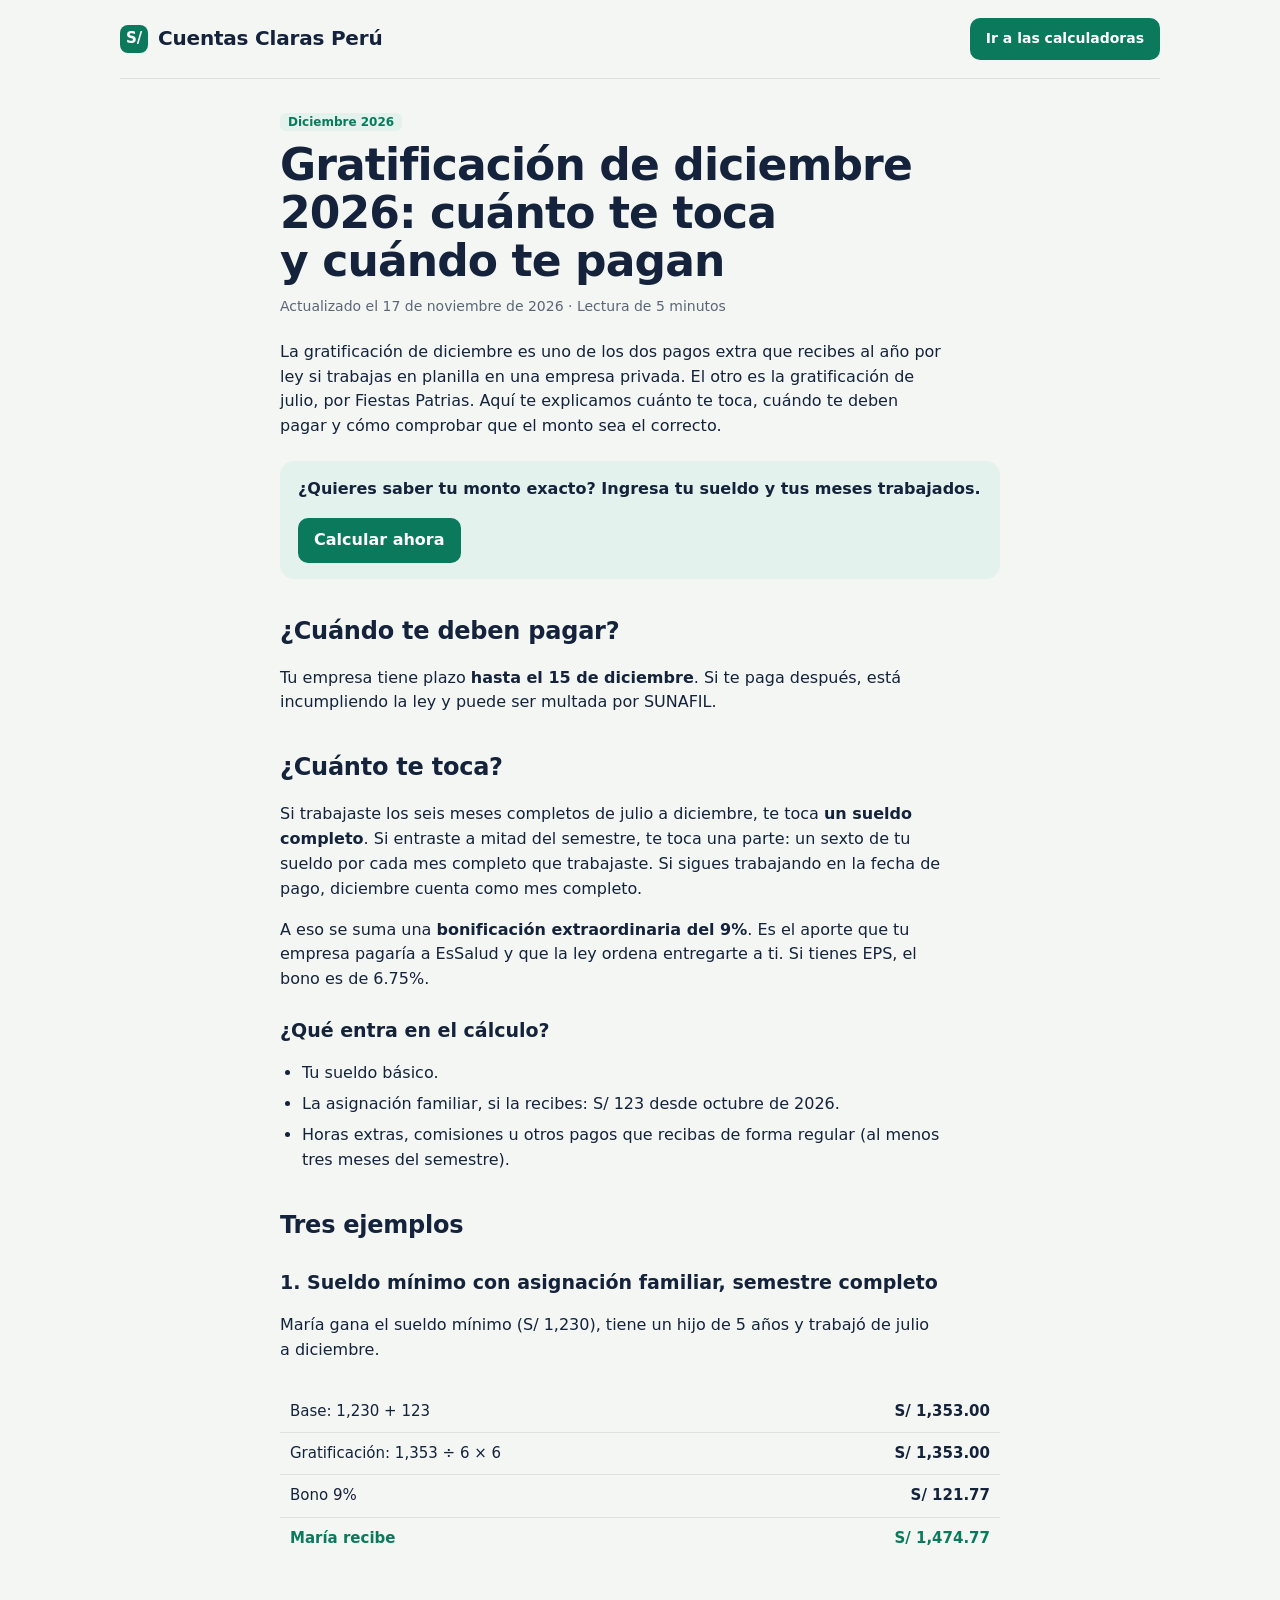
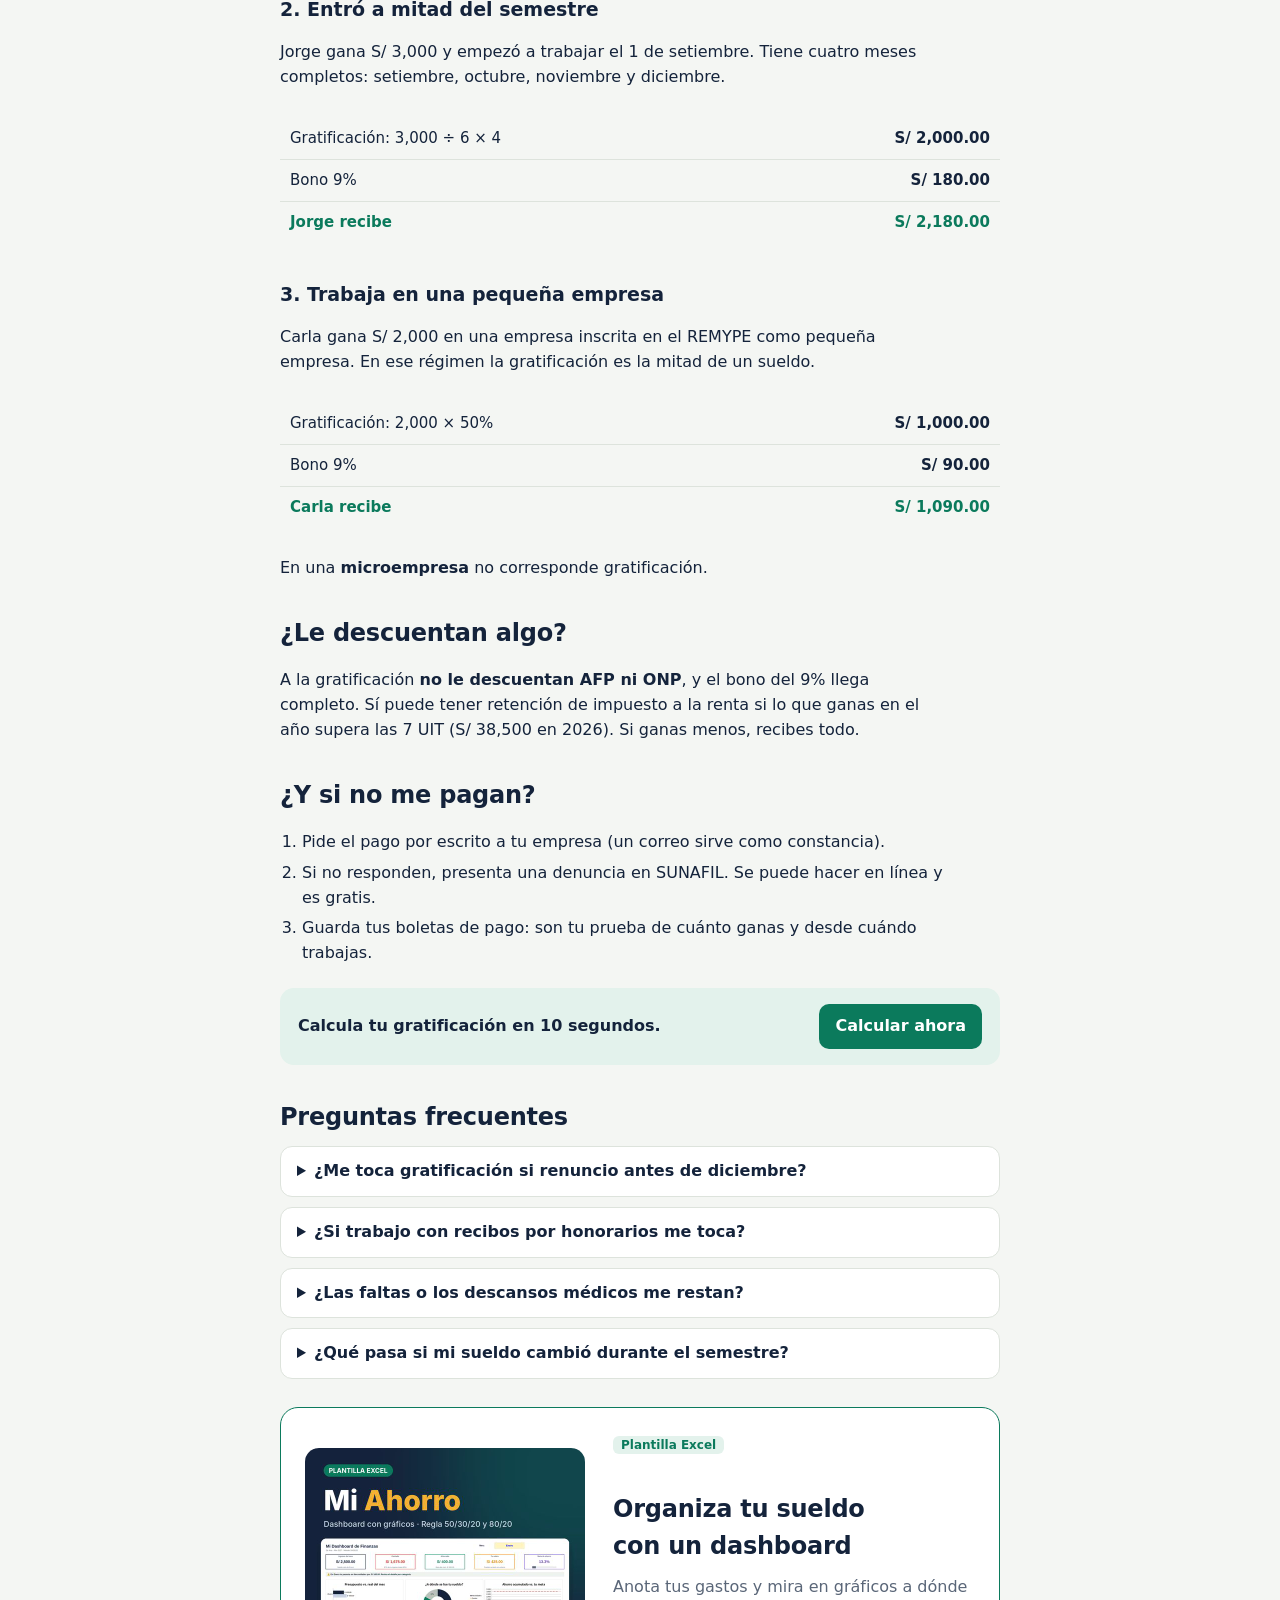
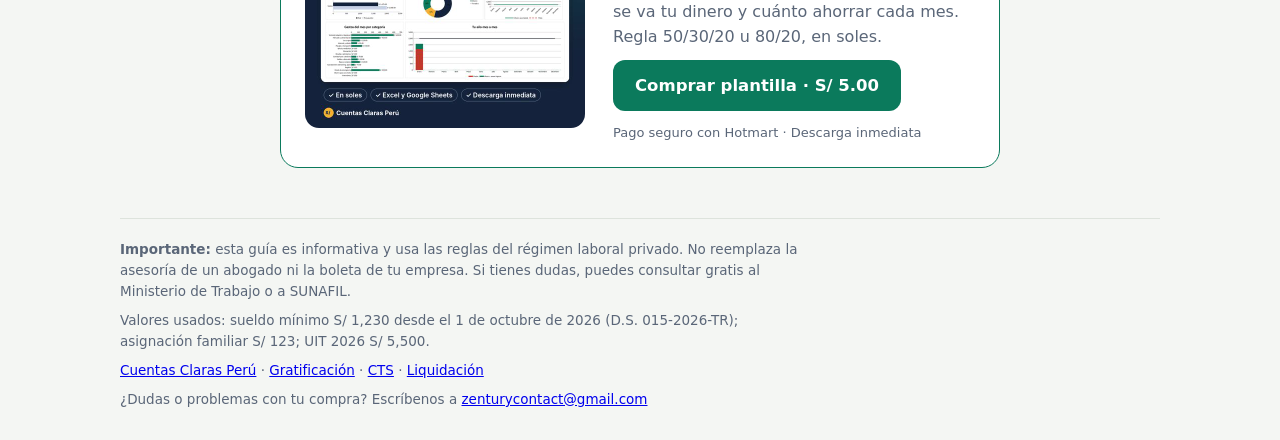
<file: guias/gratificacion-diciembre-2026.html>
<!DOCTYPE html>
<html lang="es-PE">
<head>
<meta charset="utf-8">
<meta http-equiv="Content-Security-Policy" content="default-src 'none'; script-src 'self'; style-src 'self' https://fonts.googleapis.com; font-src https://fonts.gstatic.com; img-src 'self'; connect-src 'none'; base-uri 'none'; form-action 'none'; object-src 'none'; upgrade-insecure-requests">
<meta name="referrer" content="strict-origin-when-cross-origin">
<meta name="viewport" content="width=device-width, initial-scale=1">
<title>Gratificación de diciembre 2026: cuánto te toca y cómo calcularla | Cuentas Claras Perú</title>
<meta name="description" content="Cuánto te toca de gratificación en diciembre 2026, cuándo te pagan y cómo calcularla, con ejemplos para sueldo mínimo, meses incompletos y pequeña empresa.">
<link rel="canonical" href="https://thegold7.github.io/cuentas-claras/guias/gratificacion-diciembre-2026.html">
<meta property="og:type" content="article">
<meta property="og:locale" content="es_PE">
<meta property="og:site_name" content="Cuentas Claras Perú">
<meta property="og:title" content="Gratificación de diciembre 2026: cuánto te toca y cuándo te pagan">
<meta property="og:description" content="Cuánto te toca de gratificación en diciembre 2026, cuándo te pagan y cómo calcularla, con ejemplos para sueldo mínimo, meses incompletos y pequeña empresa.">
<meta property="og:url" content="https://thegold7.github.io/cuentas-claras/guias/gratificacion-diciembre-2026.html">
<meta property="og:image" content="https://thegold7.github.io/cuentas-claras/img/lima-costa-verde.jpg">
<meta name="twitter:card" content="summary_large_image">
<meta name="theme-color" content="#14233b">
<link rel="preconnect" href="https://fonts.googleapis.com">
<link rel="preconnect" href="https://fonts.gstatic.com" crossorigin>
<link href="https://fonts.googleapis.com/css2?family=Bricolage+Grotesque:opsz,wght@12..96,600;12..96,800&family=Public+Sans:wght@400;500;600;700&display=swap" rel="stylesheet">
<link rel="stylesheet" href="../css/estilos.css">
</head>
<body>
<div class="wrap">
<div class="topbar">
  <a class="brand" href="../"><span class="dot" aria-hidden="true">S/</span>Cuentas Claras Perú</a>
  <a class="btn" href="../">Ir a las calculadoras</a>
</div>
<article class="guia-art">
  <span class="g-tag">Diciembre 2026</span>
  <h1>Gratificación de diciembre 2026: cuánto te toca y cuándo te pagan</h1>
  <div class="meta">Actualizado el 17 de noviembre de 2026 · Lectura de 5 minutos</div>

  <p>La gratificación de diciembre es uno de los dos pagos extra que recibes al año por ley si trabajas en planilla en una empresa privada. El otro es la gratificación de julio, por Fiestas Patrias. Aquí te explicamos cuánto te toca, cuándo te deben pagar y cómo comprobar que el monto sea el correcto.</p>
  <div class="cta"><p>¿Quieres saber tu monto exacto? Ingresa tu sueldo y tus meses trabajados.</p><a class="btn" href="../#gratificacion">Calcular ahora</a></div>
  <h2>¿Cuándo te deben pagar?</h2>
  <p>Tu empresa tiene plazo <strong>hasta el 15 de diciembre</strong>. Si te paga después, está incumpliendo la ley y puede ser multada por SUNAFIL.</p>
  <h2>¿Cuánto te toca?</h2>
  <p>Si trabajaste los seis meses completos de julio a diciembre, te toca <strong>un sueldo completo</strong>. Si entraste a mitad del semestre, te toca una parte: un sexto de tu sueldo por cada mes completo que trabajaste. Si sigues trabajando en la fecha de pago, diciembre cuenta como mes completo.</p>
  <p>A eso se suma una <strong>bonificación extraordinaria del 9%</strong>. Es el aporte que tu empresa pagaría a EsSalud y que la ley ordena entregarte a ti. Si tienes EPS, el bono es de 6.75%.</p>
  <h3>¿Qué entra en el cálculo?</h3>
  <ul>
    <li>Tu sueldo básico.</li>
    <li>La asignación familiar, si la recibes: S/ 123 desde octubre de 2026.</li>
    <li>Horas extras, comisiones u otros pagos que recibas de forma regular (al menos tres meses del semestre).</li>
  </ul>
  <h2>Tres ejemplos</h2>
  <h3>1. Sueldo mínimo con asignación familiar, semestre completo</h3>
  <p>María gana el sueldo mínimo (S/ 1,230), tiene un hijo de 5 años y trabajó de julio a diciembre.</p>
  <div class="tabla-wrap"><table class="tabla"><tbody><tr><td>Base: 1,230 + 123</td><td class="n">S/ 1,353.00</td></tr><tr><td>Gratificación: 1,353 ÷ 6 × 6</td><td class="n">S/ 1,353.00</td></tr><tr><td>Bono 9%</td><td class="n">S/ 121.77</td></tr><tr class="t"><td>María recibe</td><td class="n">S/ 1,474.77</td></tr></tbody></table></div>
  <h3>2. Entró a mitad del semestre</h3>
  <p>Jorge gana S/ 3,000 y empezó a trabajar el 1 de setiembre. Tiene cuatro meses completos: setiembre, octubre, noviembre y diciembre.</p>
  <div class="tabla-wrap"><table class="tabla"><tbody><tr><td>Gratificación: 3,000 ÷ 6 × 4</td><td class="n">S/ 2,000.00</td></tr><tr><td>Bono 9%</td><td class="n">S/ 180.00</td></tr><tr class="t"><td>Jorge recibe</td><td class="n">S/ 2,180.00</td></tr></tbody></table></div>
  <h3>3. Trabaja en una pequeña empresa</h3>
  <p>Carla gana S/ 2,000 en una empresa inscrita en el REMYPE como pequeña empresa. En ese régimen la gratificación es la mitad de un sueldo.</p>
  <div class="tabla-wrap"><table class="tabla"><tbody><tr><td>Gratificación: 2,000 × 50%</td><td class="n">S/ 1,000.00</td></tr><tr><td>Bono 9%</td><td class="n">S/ 90.00</td></tr><tr class="t"><td>Carla recibe</td><td class="n">S/ 1,090.00</td></tr></tbody></table></div>
  <p>En una <strong>microempresa</strong> no corresponde gratificación.</p>
  <h2>¿Le descuentan algo?</h2>
  <p>A la gratificación <strong>no le descuentan AFP ni ONP</strong>, y el bono del 9% llega completo. Sí puede tener retención de impuesto a la renta si lo que ganas en el año supera las 7 UIT (S/ 38,500 en 2026). Si ganas menos, recibes todo.</p>
  <h2>¿Y si no me pagan?</h2>
  <ol>
    <li>Pide el pago por escrito a tu empresa (un correo sirve como constancia).</li>
    <li>Si no responden, presenta una denuncia en SUNAFIL. Se puede hacer en línea y es gratis.</li>
    <li>Guarda tus boletas de pago: son tu prueba de cuánto ganas y desde cuándo trabajas.</li>
  </ol>
  <div class="cta"><p>Calcula tu gratificación en 10 segundos.</p><a class="btn" href="../#gratificacion">Calcular ahora</a></div>
  <h2>Preguntas frecuentes</h2>
  <details><summary>¿Me toca gratificación si renuncio antes de diciembre?</summary><p>Sí. Se llama gratificación trunca y te la pagan en tu liquidación, por cada mes completo trabajado en el semestre. Necesitas al menos un mes completo.</p></details><details><summary>¿Si trabajo con recibos por honorarios me toca?</summary><p>No, porque no estás en planilla. Pero si en la práctica cumples horario, recibes órdenes y trabajas solo para esa empresa, podrías tener una relación laboral encubierta y reclamarla ante SUNAFIL.</p></details><details><summary>¿Las faltas o los descansos médicos me restan?</summary><p>Las vacaciones y los descansos médicos pagados cuentan como tiempo trabajado. Las faltas injustificadas pueden reducir el monto.</p></details><details><summary>¿Qué pasa si mi sueldo cambió durante el semestre?</summary><p>Se usa el sueldo que tienes en el mes en que te pagan la gratificación.</p></details>

  <section class="producto" aria-label="Plantilla de presupuesto">
    <img src="../img/mi-ahorro.jpg" alt="Plantilla Mi Ahorro con dashboard" width="280" height="280" loading="lazy">
    <div class="producto-txt">
      <span class="g-tag">Plantilla Excel</span>
      <h2>Organiza tu sueldo con un dashboard</h2>
      <p>Anota tus gastos y mira en gráficos a dónde se va tu dinero y cuánto ahorrar cada mes. Regla 50/30/20 u 80/20, en soles.</p>
      <div class="producto-cta"><a class="btn btn-lg" href="https://pay.hotmart.com/M108543172Y?src=guia-gratificacion" rel="noopener">Comprar plantilla · S/ 5.00</a><span class="nota">Pago seguro con Hotmart · Descarga inmediata</span></div>
    </div>
  </section>
</article>
<footer>
  <p><strong>Importante:</strong> esta guía es informativa y usa las reglas del régimen laboral privado. No reemplaza la asesoría de un abogado ni la boleta de tu empresa. Si tienes dudas, puedes consultar gratis al Ministerio de Trabajo o a SUNAFIL.</p>
  <p>Valores usados: sueldo mínimo S/ 1,230 desde el 1 de octubre de 2026 (D.S. 015-2026-TR); asignación familiar S/ 123; UIT 2026 S/ 5,500.</p>
  <p><a href="../">Cuentas Claras Perú</a> · <a href="gratificacion-diciembre-2026.html">Gratificación</a> · <a href="cts-como-calcular.html">CTS</a> · <a href="liquidacion-por-renuncia.html">Liquidación</a></p>
  <p>¿Dudas o problemas con tu compra? Escríbenos a <a href="mailto:zenturycontact@gmail.com">zenturycontact@gmail.com</a></p>
</footer>
</div>
</body>
</html>
</file>
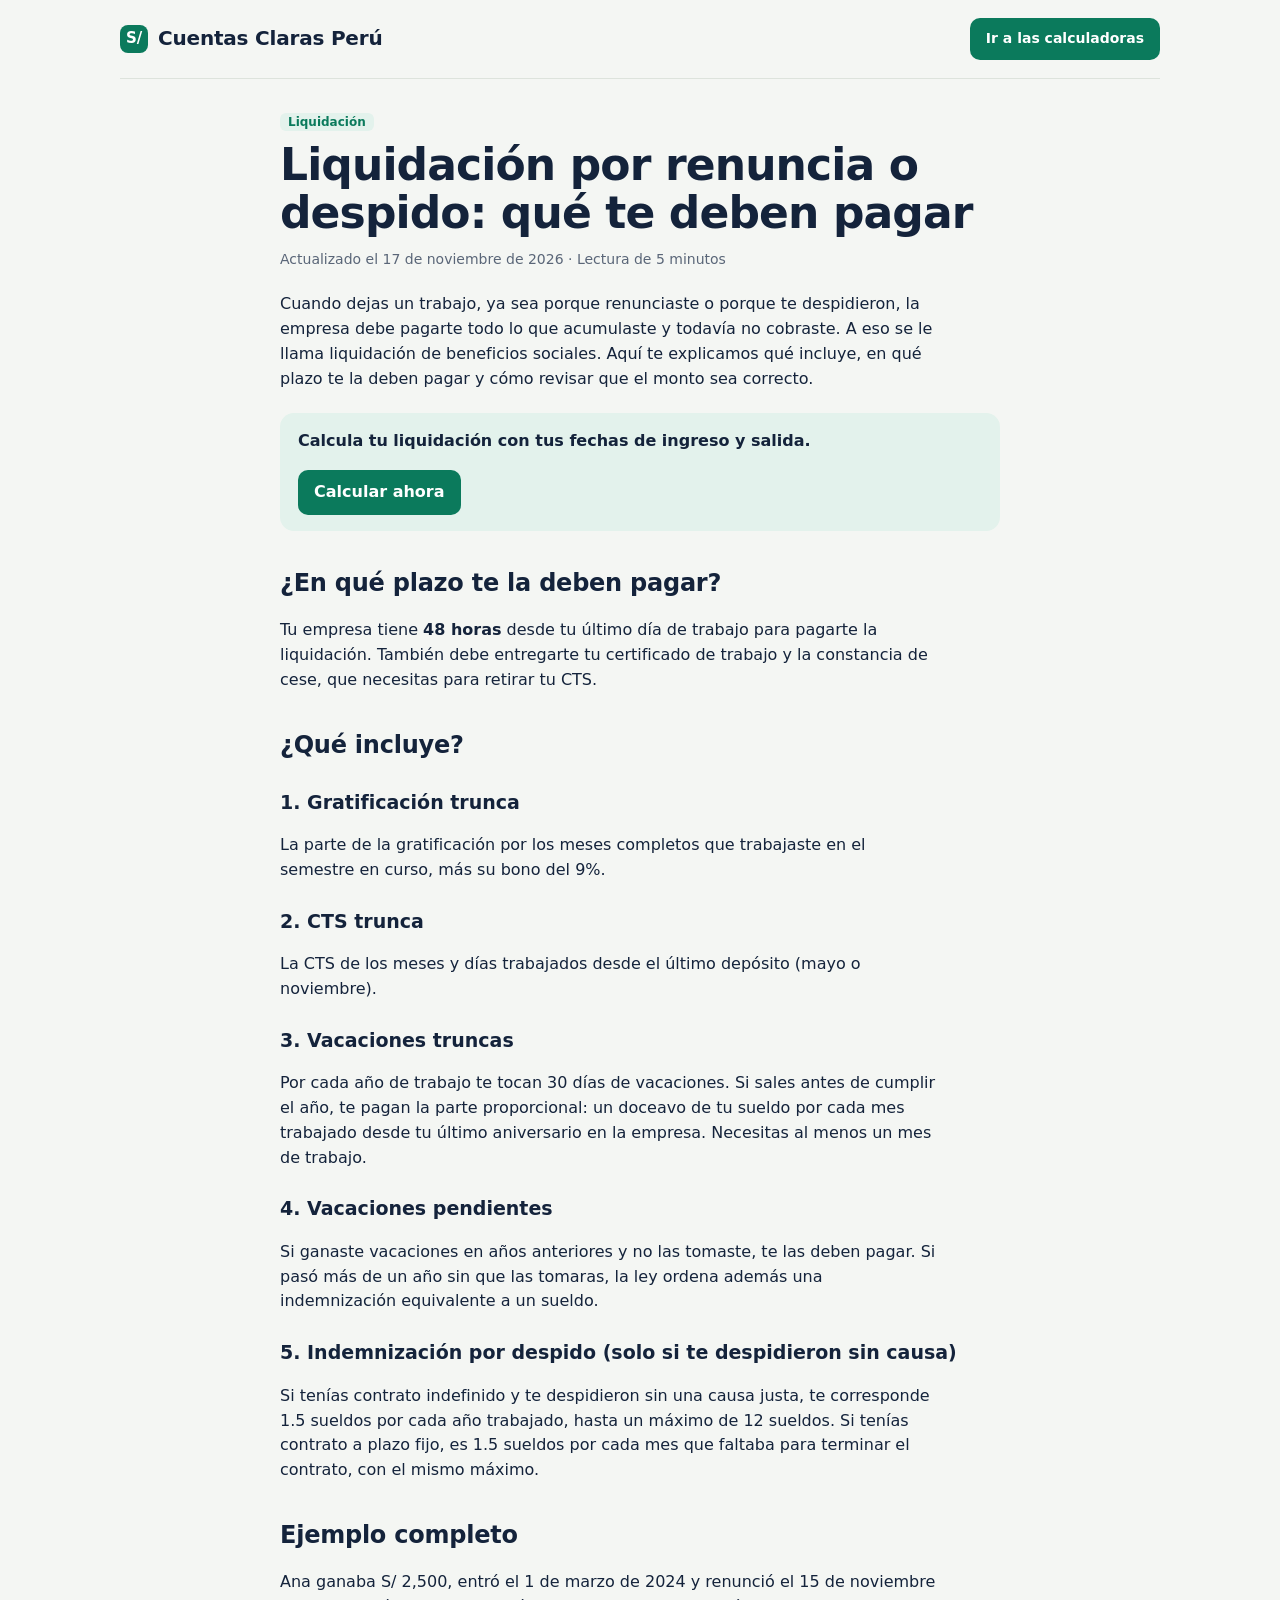
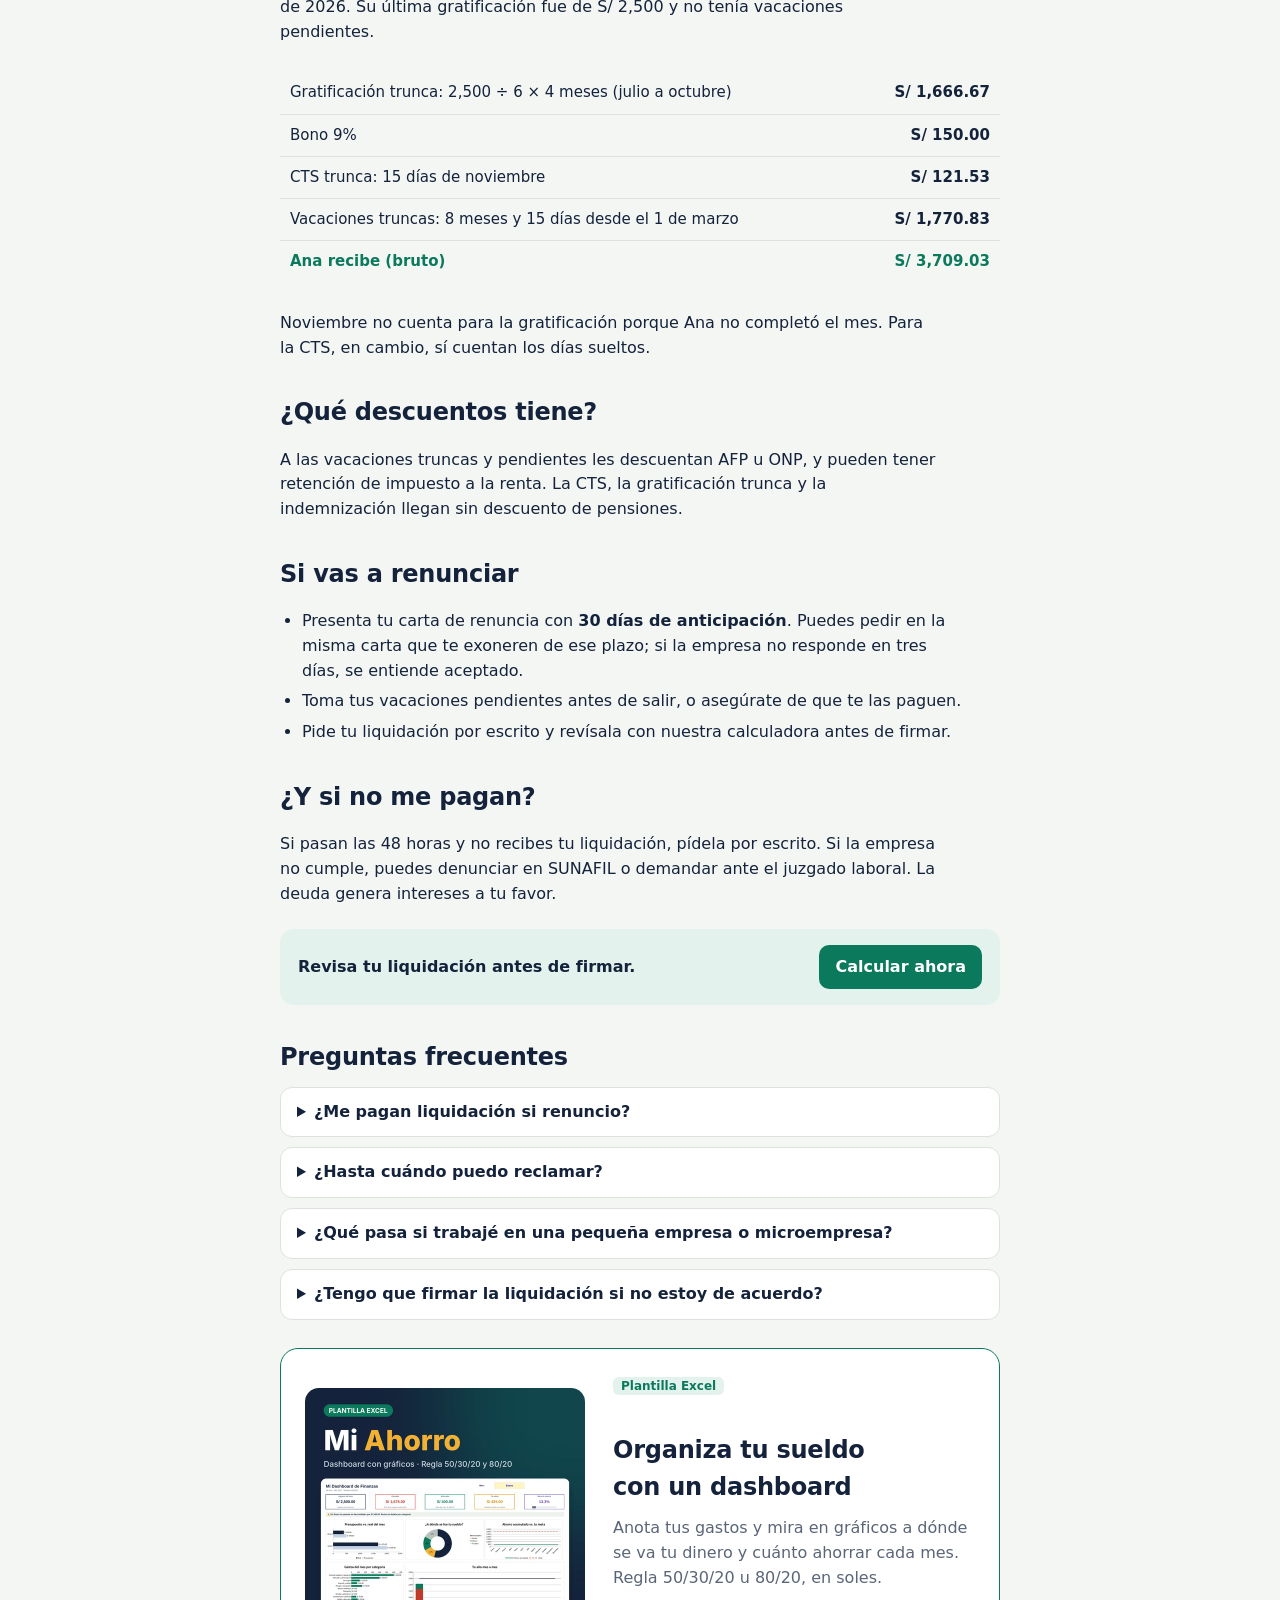
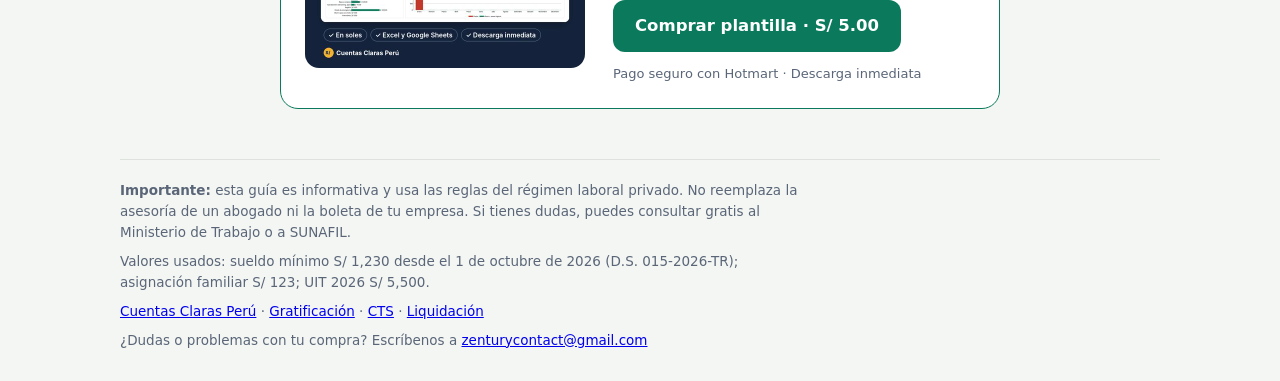
<file: guias/liquidacion-por-renuncia.html>
<!DOCTYPE html>
<html lang="es-PE">
<head>
<meta charset="utf-8">
<meta http-equiv="Content-Security-Policy" content="default-src 'none'; script-src 'self'; style-src 'self' https://fonts.googleapis.com; font-src https://fonts.gstatic.com; img-src 'self'; connect-src 'none'; base-uri 'none'; form-action 'none'; object-src 'none'; upgrade-insecure-requests">
<meta name="referrer" content="strict-origin-when-cross-origin">
<meta name="viewport" content="width=device-width, initial-scale=1">
<title>Liquidación por renuncia o despido en Perú 2026: qué te deben pagar | Cuentas Claras Perú</title>
<meta name="description" content="Qué incluye tu liquidación de beneficios sociales en Perú: CTS trunca, gratificación trunca, vacaciones e indemnización. Plazo de 48 horas y ejemplo completo.">
<link rel="canonical" href="https://thegold7.github.io/cuentas-claras/guias/liquidacion-por-renuncia.html">
<meta property="og:type" content="article">
<meta property="og:locale" content="es_PE">
<meta property="og:site_name" content="Cuentas Claras Perú">
<meta property="og:title" content="Liquidación por renuncia o despido: qué te deben pagar">
<meta property="og:description" content="Qué incluye tu liquidación de beneficios sociales en Perú: CTS trunca, gratificación trunca, vacaciones e indemnización. Plazo de 48 horas y ejemplo completo.">
<meta property="og:url" content="https://thegold7.github.io/cuentas-claras/guias/liquidacion-por-renuncia.html">
<meta property="og:image" content="https://thegold7.github.io/cuentas-claras/img/lima-costa-verde.jpg">
<meta name="twitter:card" content="summary_large_image">
<meta name="theme-color" content="#14233b">
<link rel="preconnect" href="https://fonts.googleapis.com">
<link rel="preconnect" href="https://fonts.gstatic.com" crossorigin>
<link href="https://fonts.googleapis.com/css2?family=Bricolage+Grotesque:opsz,wght@12..96,600;12..96,800&family=Public+Sans:wght@400;500;600;700&display=swap" rel="stylesheet">
<link rel="stylesheet" href="../css/estilos.css">
</head>
<body>
<div class="wrap">
<div class="topbar">
  <a class="brand" href="../"><span class="dot" aria-hidden="true">S/</span>Cuentas Claras Perú</a>
  <a class="btn" href="../">Ir a las calculadoras</a>
</div>
<article class="guia-art">
  <span class="g-tag">Liquidación</span>
  <h1>Liquidación por renuncia o despido: qué te deben pagar</h1>
  <div class="meta">Actualizado el 17 de noviembre de 2026 · Lectura de 5 minutos</div>

  <p>Cuando dejas un trabajo, ya sea porque renunciaste o porque te despidieron, la empresa debe pagarte todo lo que acumulaste y todavía no cobraste. A eso se le llama liquidación de beneficios sociales. Aquí te explicamos qué incluye, en qué plazo te la deben pagar y cómo revisar que el monto sea correcto.</p>
  <div class="cta"><p>Calcula tu liquidación con tus fechas de ingreso y salida.</p><a class="btn" href="../#liquidacion">Calcular ahora</a></div>
  <h2>¿En qué plazo te la deben pagar?</h2>
  <p>Tu empresa tiene <strong>48 horas</strong> desde tu último día de trabajo para pagarte la liquidación. También debe entregarte tu certificado de trabajo y la constancia de cese, que necesitas para retirar tu CTS.</p>
  <h2>¿Qué incluye?</h2>
  <h3>1. Gratificación trunca</h3>
  <p>La parte de la gratificación por los meses completos que trabajaste en el semestre en curso, más su bono del 9%.</p>
  <h3>2. CTS trunca</h3>
  <p>La CTS de los meses y días trabajados desde el último depósito (mayo o noviembre).</p>
  <h3>3. Vacaciones truncas</h3>
  <p>Por cada año de trabajo te tocan 30 días de vacaciones. Si sales antes de cumplir el año, te pagan la parte proporcional: un doceavo de tu sueldo por cada mes trabajado desde tu último aniversario en la empresa. Necesitas al menos un mes de trabajo.</p>
  <h3>4. Vacaciones pendientes</h3>
  <p>Si ganaste vacaciones en años anteriores y no las tomaste, te las deben pagar. Si pasó más de un año sin que las tomaras, la ley ordena además una indemnización equivalente a un sueldo.</p>
  <h3>5. Indemnización por despido (solo si te despidieron sin causa)</h3>
  <p>Si tenías contrato indefinido y te despidieron sin una causa justa, te corresponde 1.5 sueldos por cada año trabajado, hasta un máximo de 12 sueldos. Si tenías contrato a plazo fijo, es 1.5 sueldos por cada mes que faltaba para terminar el contrato, con el mismo máximo.</p>
  <h2>Ejemplo completo</h2>
  <p>Ana ganaba S/ 2,500, entró el 1 de marzo de 2024 y renunció el 15 de noviembre de 2026. Su última gratificación fue de S/ 2,500 y no tenía vacaciones pendientes.</p>
  <div class="tabla-wrap"><table class="tabla"><tbody><tr><td>Gratificación trunca: 2,500 ÷ 6 × 4 meses (julio a octubre)</td><td class="n">S/ 1,666.67</td></tr><tr><td>Bono 9%</td><td class="n">S/ 150.00</td></tr><tr><td>CTS trunca: 15 días de noviembre</td><td class="n">S/ 121.53</td></tr><tr><td>Vacaciones truncas: 8 meses y 15 días desde el 1 de marzo</td><td class="n">S/ 1,770.83</td></tr><tr class="t"><td>Ana recibe (bruto)</td><td class="n">S/ 3,709.03</td></tr></tbody></table></div>
  <p>Noviembre no cuenta para la gratificación porque Ana no completó el mes. Para la CTS, en cambio, sí cuentan los días sueltos.</p>
  <h2>¿Qué descuentos tiene?</h2>
  <p>A las vacaciones truncas y pendientes les descuentan AFP u ONP, y pueden tener retención de impuesto a la renta. La CTS, la gratificación trunca y la indemnización llegan sin descuento de pensiones.</p>
  <h2>Si vas a renunciar</h2>
  <ul>
    <li>Presenta tu carta de renuncia con <strong>30 días de anticipación</strong>. Puedes pedir en la misma carta que te exoneren de ese plazo; si la empresa no responde en tres días, se entiende aceptado.</li>
    <li>Toma tus vacaciones pendientes antes de salir, o asegúrate de que te las paguen.</li>
    <li>Pide tu liquidación por escrito y revísala con nuestra calculadora antes de firmar.</li>
  </ul>
  <h2>¿Y si no me pagan?</h2>
  <p>Si pasan las 48 horas y no recibes tu liquidación, pídela por escrito. Si la empresa no cumple, puedes denunciar en SUNAFIL o demandar ante el juzgado laboral. La deuda genera intereses a tu favor.</p>
  <div class="cta"><p>Revisa tu liquidación antes de firmar.</p><a class="btn" href="../#liquidacion">Calcular ahora</a></div>
  <h2>Preguntas frecuentes</h2>
  <details><summary>¿Me pagan liquidación si renuncio?</summary><p>Sí. Renunciar no te quita la CTS, la gratificación ni las vacaciones que acumulaste. Lo único que no te toca al renunciar es la indemnización por despido.</p></details><details><summary>¿Hasta cuándo puedo reclamar?</summary><p>Tienes cuatro años desde tu último día de trabajo para reclamar beneficios impagos. Mientras antes reclames, más fácil es reunir las pruebas.</p></details><details><summary>¿Qué pasa si trabajé en una pequeña empresa o microempresa?</summary><p>Los montos cambian. En una pequeña empresa la CTS y la gratificación son la mitad y las vacaciones son de 15 días por año. En una microempresa no hay CTS ni gratificación. Nuestra calculadora tiene esas opciones.</p></details><details><summary>¿Tengo que firmar la liquidación si no estoy de acuerdo?</summary><p>Puedes firmarla indicando que la recibes "en disconformidad", así conservas tu derecho a reclamar la diferencia.</p></details>

  <section class="producto" aria-label="Plantilla de presupuesto">
    <img src="../img/mi-ahorro.jpg" alt="Plantilla Mi Ahorro con dashboard" width="280" height="280" loading="lazy">
    <div class="producto-txt">
      <span class="g-tag">Plantilla Excel</span>
      <h2>Organiza tu sueldo con un dashboard</h2>
      <p>Anota tus gastos y mira en gráficos a dónde se va tu dinero y cuánto ahorrar cada mes. Regla 50/30/20 u 80/20, en soles.</p>
      <div class="producto-cta"><a class="btn btn-lg" href="https://pay.hotmart.com/M108543172Y?src=guia-liquidacion" rel="noopener">Comprar plantilla · S/ 5.00</a><span class="nota">Pago seguro con Hotmart · Descarga inmediata</span></div>
    </div>
  </section>
</article>
<footer>
  <p><strong>Importante:</strong> esta guía es informativa y usa las reglas del régimen laboral privado. No reemplaza la asesoría de un abogado ni la boleta de tu empresa. Si tienes dudas, puedes consultar gratis al Ministerio de Trabajo o a SUNAFIL.</p>
  <p>Valores usados: sueldo mínimo S/ 1,230 desde el 1 de octubre de 2026 (D.S. 015-2026-TR); asignación familiar S/ 123; UIT 2026 S/ 5,500.</p>
  <p><a href="../">Cuentas Claras Perú</a> · <a href="gratificacion-diciembre-2026.html">Gratificación</a> · <a href="cts-como-calcular.html">CTS</a> · <a href="liquidacion-por-renuncia.html">Liquidación</a></p>
  <p>¿Dudas o problemas con tu compra? Escríbenos a <a href="mailto:zenturycontact@gmail.com">zenturycontact@gmail.com</a></p>
</footer>
</div>
</body>
</html>
</file>
<file: css/estilos.css>
/* Plan: boleta de pago como metáfora. Formulario a la izquierda, "boleta" con el desglose a la derecha, explicación sencilla debajo. */
:root{
  --ink:#14233b;          /* texto principal, azul tinta */
  --muted:#5a6678;
  --paper:#f4f6f3;        /* fondo */
  --card:#ffffff;
  --line:#dde3dc;
  --accent:#0b7a5c;       /* verde "plata" */
  --accent-soft:#e3f2ec;
  --sun:#f2b134;          /* amarillo para avisos */
  --sun-soft:#fff5dd;
  --danger:#b4372f;
  --font-display:"Bricolage Grotesque", "Segoe UI", system-ui, sans-serif;
  --font-body:"Public Sans", "Segoe UI", system-ui, -apple-system, sans-serif;
  color-scheme: light;
}
@media (prefers-color-scheme: dark){
  :root:not([data-theme="light"]){
    --ink:#e8edf4; --muted:#a3adbb; --paper:#0f1620; --card:#17212d; --line:#2a3644;
    --accent:#3cc497; --accent-soft:#16322a; --sun:#f2b134; --sun-soft:#2e2615; --danger:#ef7d74;
    color-scheme: dark;
  }
}
:root[data-theme="dark"]{
  --ink:#e8edf4; --muted:#a3adbb; --paper:#0f1620; --card:#17212d; --line:#2a3644;
  --accent:#3cc497; --accent-soft:#16322a; --sun:#f2b134; --sun-soft:#2e2615; --danger:#ef7d74;
  color-scheme: dark;
}
*{box-sizing:border-box}
html,body{margin:0}
body{background:var(--paper);color:var(--ink);font-family:var(--font-body);font-size:16px;line-height:1.55}
.wrap{max-width:1080px;margin:0 auto;padding:0 20px}
/* Portada con foto de la Costa Verde; el degradado oscuro mantiene el texto legible */
header.hero{margin-top:20px;border-radius:22px;overflow:hidden;color:#fff;padding:34px 30px 30px;min-height:330px;display:flex;flex-direction:column;justify-content:flex-end;
  background:linear-gradient(90deg, rgba(10,22,40,.88) 0%, rgba(10,22,40,.62) 48%, rgba(10,22,40,.12) 100%), url("../img/lima-costa-verde.jpg") center 50% / cover no-repeat, #14233b}
@media (max-width:600px){header.hero{padding:26px 20px 22px;min-height:300px;background:linear-gradient(180deg, rgba(10,22,40,.35) 0%, rgba(10,22,40,.9) 70%), url("../img/lima-costa-verde.jpg") 40% 50% / cover no-repeat, #14233b}}
.brand{display:flex;align-items:center;gap:10px;font-family:var(--font-display);font-weight:800;font-size:20px;letter-spacing:-.01em;margin-bottom:auto}
.brand .dot{width:28px;height:28px;border-radius:8px;background:#0b7a5c;display:grid;place-items:center;color:#fff;font-size:15px}
h1{font-family:var(--font-display);font-weight:800;font-size:clamp(28px,5vw,44px);line-height:1.08;letter-spacing:-.02em;margin:40px 0 10px;text-wrap:balance;max-width:18ch;text-shadow:0 2px 18px rgba(0,0,0,.35)}
.lead{color:rgba(255,255,255,.9);max-width:52ch;margin:0}
.chip{display:inline-flex;gap:6px;align-items:center;align-self:flex-start;margin-top:16px;padding:6px 13px;border-radius:99px;background:rgba(255,255,255,.16);border:1px solid rgba(255,255,255,.3);color:#fff;font-size:13.5px;font-weight:600;backdrop-filter:blur(6px)}
.credit{font-size:11.5px;color:rgba(255,255,255,.65);margin-top:12px}
nav.tabs{display:flex;gap:8px;flex-wrap:wrap;margin:26px 0 18px}
nav.tabs a{padding:10px 18px;border-radius:12px;border:1.5px solid var(--line);background:var(--card);color:var(--ink);text-decoration:none;font-weight:600}
nav.tabs a:hover{border-color:var(--accent)}
nav.tabs a[aria-current="page"]{background:var(--ink);border-color:var(--ink);color:var(--paper)}
a:focus-visible,button:focus-visible,input:focus-visible,select:focus-visible{outline:3px solid var(--sun);outline-offset:2px}
.panel{display:none}
.panel.active{display:block}
.grid{display:grid;grid-template-columns:minmax(0,1fr) minmax(0,1fr);gap:20px;align-items:start}
@media (max-width:760px){.grid{grid-template-columns:1fr}}
.card{background:var(--card);border:1px solid var(--line);border-radius:16px;padding:22px}
.card h2{font-family:var(--font-display);font-size:21px;margin:0 0 4px;letter-spacing:-.01em}
.card .sub{color:var(--muted);font-size:14.5px;margin:0 0 16px}
.field{display:flex;flex-direction:column;gap:5px;margin-bottom:14px}
.field label{font-weight:600;font-size:14.5px}
.field .hint{color:var(--muted);font-size:13px}
.row2{display:grid;grid-template-columns:minmax(0,1fr) minmax(0,1fr);gap:12px}
.row2>*{min-width:0}
@media (max-width:480px){.row2{grid-template-columns:1fr;gap:0}}
input[type=number],input[type=date],select{width:100%;padding:11px 12px;border:1.5px solid var(--line);border-radius:10px;background:var(--paper);color:var(--ink);font:inherit;font-variant-numeric:tabular-nums}
/* En iPhone y Android el campo de fecha tiene un ancho propio que lo hace desbordar */
input[type=date]{-webkit-appearance:none;appearance:none;min-width:0;max-width:100%;display:block;min-height:46px}
input[type=date]::-webkit-date-and-time-value{text-align:left}
input:hover,select:hover{border-color:var(--muted)}
.check{display:flex;gap:10px;align-items:flex-start;padding:10px 12px;border:1.5px solid var(--line);border-radius:10px;margin-bottom:14px;cursor:pointer}
.check input{margin-top:4px;width:18px;height:18px;accent-color:var(--accent)}
.check span{font-size:14.5px}
.check small{display:block;color:var(--muted);font-size:13px}
/* Boleta */
.boleta{background:var(--card);border:1px solid var(--line);border-radius:16px;overflow:hidden;position:sticky;top:16px}
.boleta .top{padding:18px 22px;border-bottom:2px dashed var(--line)}
.boleta .top .k{font-size:13px;color:var(--muted);text-transform:uppercase;letter-spacing:.06em;font-weight:600}
.boleta .total{font-family:var(--font-display);font-weight:800;font-size:clamp(34px,6vw,46px);letter-spacing:-.02em;color:var(--accent);font-variant-numeric:tabular-nums;line-height:1.1;margin-top:4px}
.boleta .when{font-size:14px;color:var(--muted);margin-top:4px}
.lines{list-style:none;margin:0;padding:12px 22px 18px}
.lines li{display:flex;justify-content:space-between;gap:12px;padding:9px 0;border-bottom:1px solid var(--line);font-size:15px}
.lines li:last-child{border-bottom:0}
.lines li .v{font-variant-numeric:tabular-nums;font-weight:600;white-space:nowrap}
.lines li .d{color:var(--muted);font-size:13px;display:block}
.lines li.sum{font-weight:700;border-top:2px solid var(--ink);border-bottom:0;margin-top:4px}
.notice{margin:0 22px 18px;padding:10px 12px;border-radius:10px;background:var(--sun-soft);border-left:4px solid var(--sun);font-size:14px}
.notice.err{border-left-color:var(--danger)}
/* Explicación */
.explain{margin-top:20px;display:grid;grid-template-columns:minmax(0,1.2fr) minmax(0,1fr);gap:20px}
@media (max-width:760px){.explain{grid-template-columns:1fr}}
.explain h3{font-family:var(--font-display);font-size:19px;margin:0 0 8px}
.explain p{margin:0 0 10px;max-width:65ch}
.formula{font-variant-numeric:tabular-nums;background:var(--accent-soft);color:var(--ink);border-radius:10px;padding:10px 12px;font-weight:600;margin:10px 0}
.example{border:1.5px dashed var(--accent);border-radius:14px;padding:16px 18px}
.example .tag{display:inline-block;background:var(--accent);color:var(--card);border-radius:6px;padding:2px 8px;font-size:12.5px;font-weight:700;margin-bottom:8px}
.example table{width:100%;border-collapse:collapse;font-size:14.5px;font-variant-numeric:tabular-nums}
.example td{padding:5px 0;border-bottom:1px solid var(--line)}
.example td:last-child{text-align:right;font-weight:600;white-space:nowrap}
.example tr.t td{border-bottom:0;font-weight:700;color:var(--accent)}
.ojo{margin-top:14px;padding:0;list-style:none;display:grid;gap:8px}
.ojo li{padding-left:24px;position:relative;font-size:14.5px}
.ojo li::before{content:"!";position:absolute;left:0;top:2px;width:17px;height:17px;border-radius:50%;background:var(--sun);color:#3b2a00;font-size:12px;font-weight:800;display:grid;place-items:center}
footer{margin:40px 0 30px;padding-top:20px;border-top:1px solid var(--line);color:var(--muted);font-size:13.5px}
footer p{max-width:80ch;margin:0 0 8px}
@media (prefers-reduced-motion:no-preference){.panel.active{animation:fade .25s ease}@keyframes fade{from{opacity:.4}to{opacity:1}}}

/* ---------- Guías (portada) ---------- */
.guias{margin-top:34px}
.guias h2,.apoyo h2{font-family:var(--font-display);font-size:24px;letter-spacing:-.01em;margin:0 0 14px}
.guias-grid{display:grid;grid-template-columns:repeat(3,minmax(0,1fr));gap:16px}
@media (max-width:860px){.guias-grid{grid-template-columns:1fr}}
.guia{display:flex;flex-direction:column;gap:6px;background:var(--card);border:1px solid var(--line);border-radius:14px;padding:18px;color:var(--ink);text-decoration:none}
.guia:hover{border-color:var(--accent)}
.guia strong{font-family:var(--font-display);font-size:17px;line-height:1.25}
.guia span:last-child{color:var(--muted);font-size:14px}
.g-tag{align-self:flex-start;font-size:12px;font-weight:700;color:var(--accent);background:var(--accent-soft);padding:2px 8px;border-radius:6px}

/* ---------- Apoyo con Yape ---------- */
.apoyo{margin-top:28px;display:flex;gap:28px;align-items:center;justify-content:space-between;background:var(--card);border:1px solid var(--line);border-radius:16px;padding:24px 26px;position:relative;overflow:hidden}
.apoyo::before{content:"";position:absolute;left:0;top:0;bottom:0;width:5px;background:var(--sun)}
.apoyo h2{display:flex;align-items:center;gap:10px;margin-bottom:8px}
.moneda{width:40px;height:40px;flex-shrink:0}
.apoyo p{margin:0 0 8px;max-width:58ch;color:var(--muted)}
.apoyo-tip{font-size:14px}
.apoyo-tip strong{color:var(--ink)}
.qr{margin:0;flex-shrink:0;text-align:center;background:#fff;border:1px solid var(--line);border-radius:14px;padding:10px 10px 8px}
.qr img{width:180px;height:180px;display:block}
.qr figcaption{font-size:12.5px;font-weight:600;color:#14233b;margin-top:4px}
@media (max-width:600px){.apoyo{flex-direction:column;align-items:flex-start;padding:22px 20px}.qr{align-self:center}}

/* ---------- Páginas de guía ---------- */
.topbar{display:flex;justify-content:space-between;align-items:center;gap:12px;padding:18px 0;border-bottom:1px solid var(--line)}
.topbar a.brand{color:var(--ink);text-decoration:none;margin:0}
.topbar a.brand .dot{background:var(--accent)}
.topbar .btn{font-size:14px}
.btn{display:inline-block;background:var(--accent);color:#fff;text-decoration:none;font-weight:700;padding:10px 16px;border-radius:10px}
.btn:hover{filter:brightness(1.08)}
article.guia-art{max-width:720px;margin:0 auto;padding:30px 0 10px}
article.guia-art h1{max-width:none;margin:8px 0 12px;text-shadow:none}
article.guia-art .meta{color:var(--muted);font-size:14px;margin-bottom:22px}
article.guia-art h2{font-family:var(--font-display);font-size:24px;letter-spacing:-.01em;margin:34px 0 10px;text-wrap:balance}
article.guia-art h3{font-family:var(--font-display);font-size:19px;margin:24px 0 8px}
article.guia-art p,article.guia-art li{max-width:65ch}
article.guia-art ul,article.guia-art ol{padding-left:22px}
article.guia-art li{margin-bottom:6px}
.cta{display:flex;gap:16px;align-items:center;justify-content:space-between;flex-wrap:wrap;background:var(--accent-soft);border-radius:14px;padding:16px 18px;margin:22px 0}
.cta p{margin:0;font-weight:600}
.tabla{width:100%;border-collapse:collapse;font-size:15px;font-variant-numeric:tabular-nums;margin:12px 0}
.tabla-wrap{overflow-x:auto}
.tabla th,.tabla td{text-align:left;padding:9px 10px;border-bottom:1px solid var(--line)}
.tabla th{font-size:13.5px;color:var(--muted);font-weight:600}
.tabla td.n{text-align:right;white-space:nowrap;font-weight:600}
.tabla tr.t td{font-weight:700;color:var(--accent);border-bottom:0}
details{background:var(--card);border:1px solid var(--line);border-radius:12px;padding:12px 16px;margin-bottom:10px}
summary{cursor:pointer;font-weight:600}
details p{margin:10px 0 2px}

/* ---------- Producto (plantilla) ---------- */
.producto{margin-top:28px;display:grid;grid-template-columns:280px minmax(0,1fr);gap:28px;align-items:center;background:var(--card);border:1.5px solid var(--accent);border-radius:18px;padding:24px}
.producto img{width:100%;height:auto;border-radius:14px;display:block}
.producto h2{font-family:var(--font-display);font-size:26px;letter-spacing:-.01em;margin:8px 0 8px;text-wrap:balance}
.producto p{margin:0 0 10px;color:var(--muted);max-width:60ch}
.checks{list-style:none;padding:0;margin:0 0 16px;display:grid;gap:6px}
.checks li{padding-left:26px;position:relative;font-size:15px}
.checks li::before{content:"✓";position:absolute;left:0;top:0;width:19px;height:19px;border-radius:50%;background:var(--accent-soft);color:var(--accent);font-weight:800;font-size:12px;display:grid;place-items:center}
.producto-cta{display:flex;flex-wrap:wrap;align-items:center;gap:12px}
.btn-lg{font-size:16.5px;padding:13px 22px;border-radius:12px}
.nota{font-size:13px;color:var(--muted)}
@media (max-width:700px){.producto{grid-template-columns:1fr;padding:20px}.producto img{max-width:280px;margin:0 auto}}
</file>
